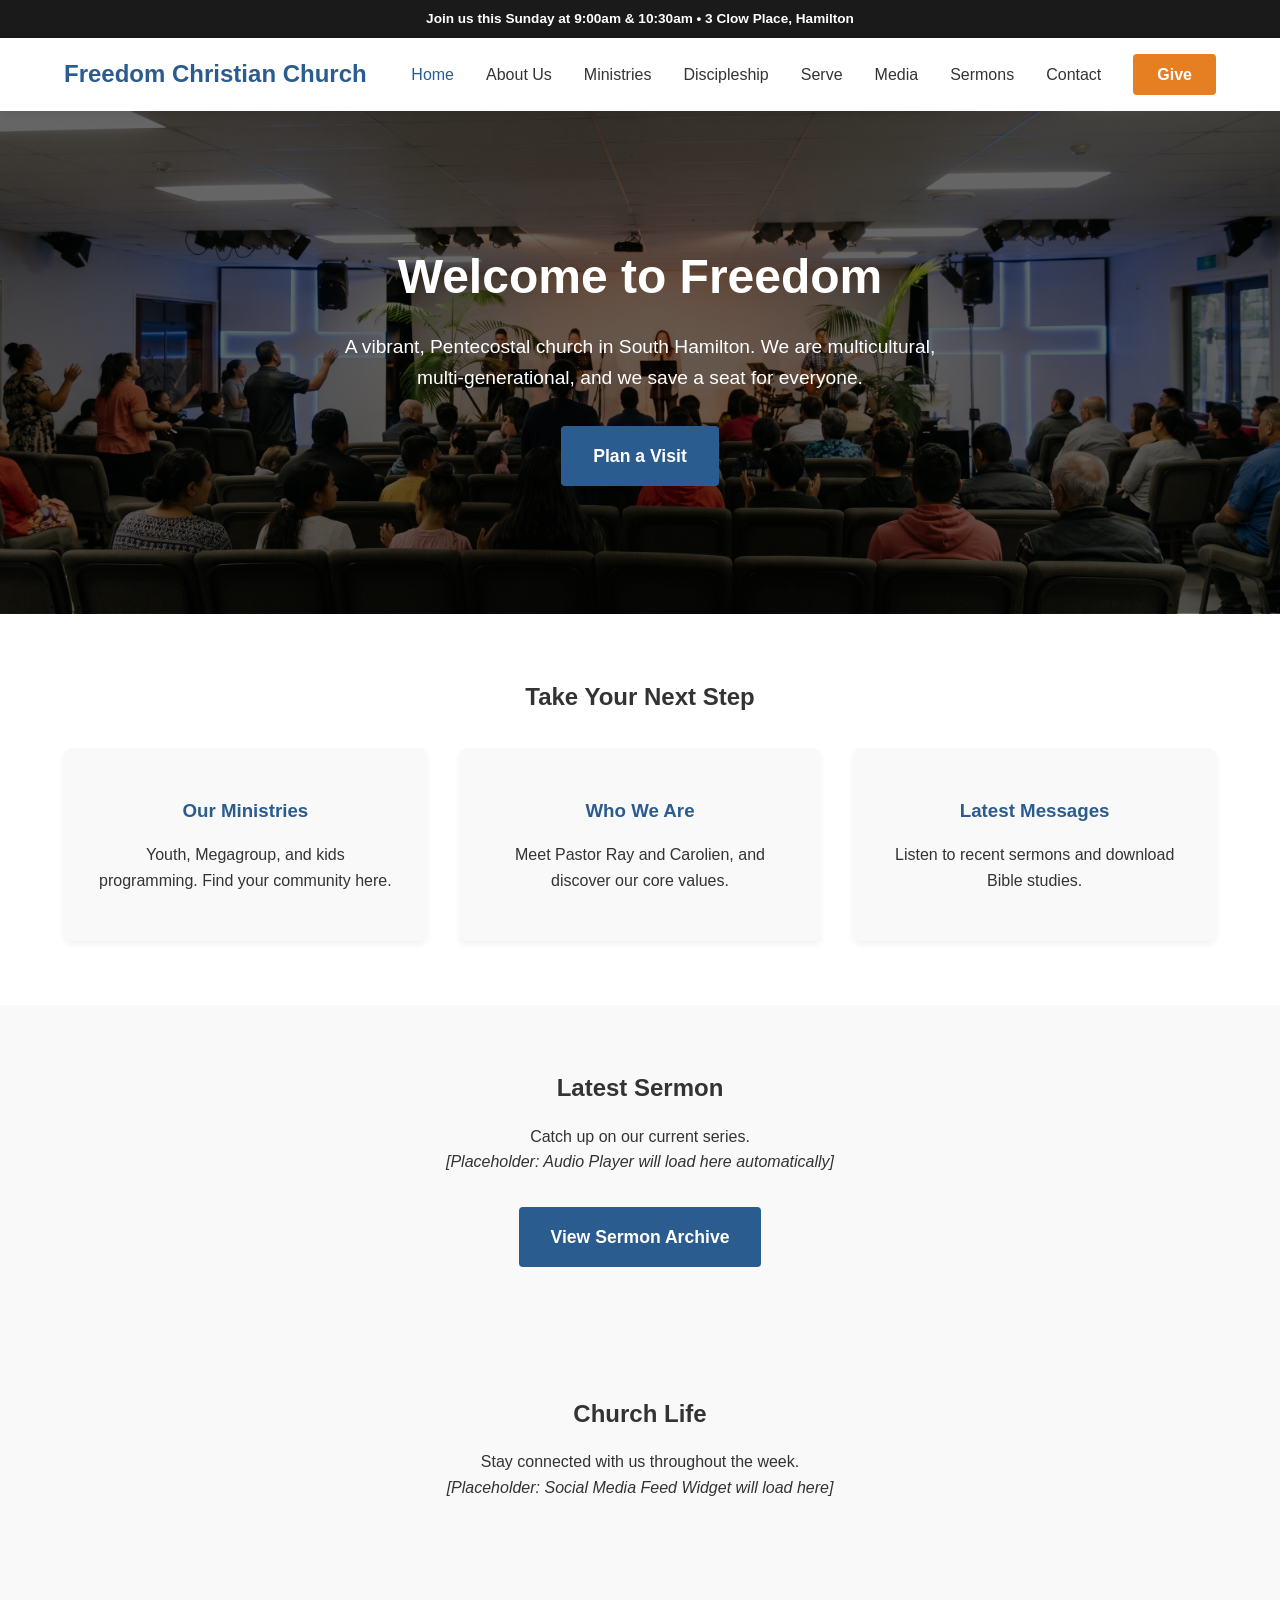
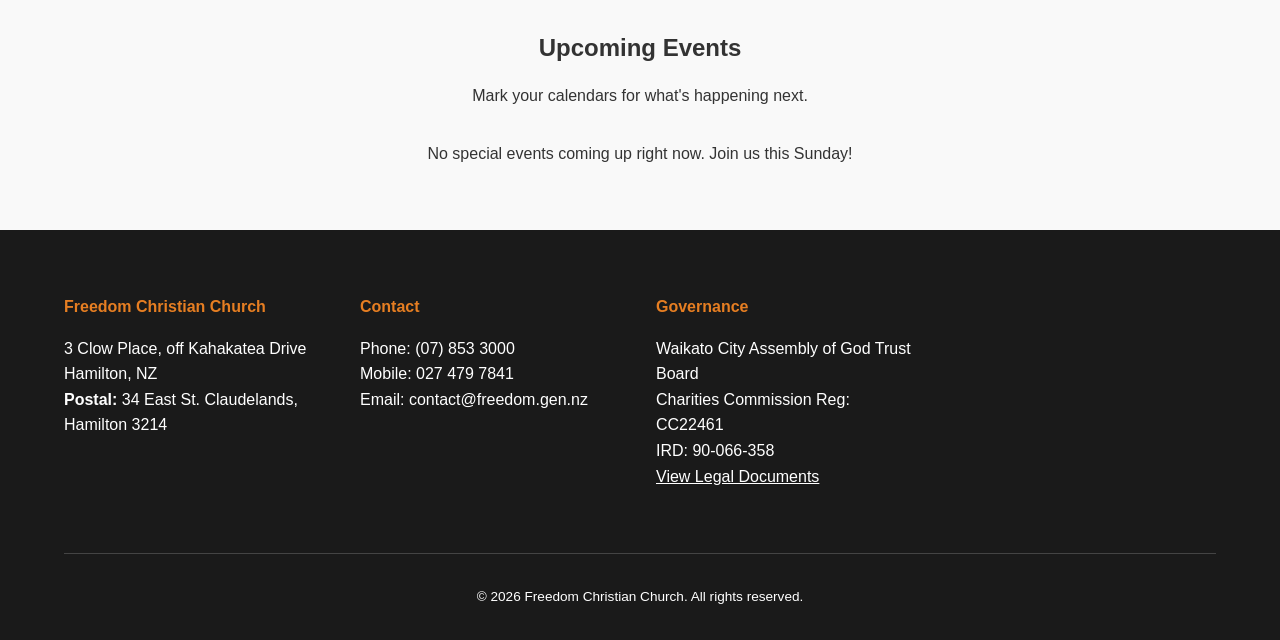
<file: index.html>
<!DOCTYPE html>
<html lang="en">
<head>
    <meta charset="UTF-8">
    <meta name="viewport" content="width=device-width, initial-scale=1.0">
    <title>Freedom Christian Church | Hamilton NZ</title>
    <!-- LINK TO EXTERNAL CSS (NO INLINE STYLES ALLOWED) -->
    <link rel="stylesheet" href="style.css">
</head>
<body>

    <!-- ==========================================
         TOP ALERT BAR
         ========================================== -->
    <div class="alert-bar">
        Join us this Sunday at 9:00am & 10:30am • 3 Clow Place, Hamilton
    </div>

    <!-- ==========================================
         MAIN NAVIGATION HEADER
         ========================================== -->
    <header class="main-header">
        <div class="logo-container">
            <!-- Replace with actual Freedom Logo Image -->
            <h2>Freedom Christian Church</h2>
        </div>

        <!-- Desktop Navigation -->
        <nav class="nav-links">
            <a href="index.html" style="color: var(--primary-color);">Home</a>
            <a href="about.html">About Us</a>
            <a href="ministries.html">Ministries</a>
            <a href="discipleship.html">Discipleship</a>
            <a href="serve.html">Serve</a>
            <a href="media.html">Media</a>
            <a href="sermons.html">Sermons</a>
            <a href="contact.html">Contact</a>
            <!-- Tithe.ly or Pushpay Giving Link goes here -->
            <a href="#give" class="btn-give">Give</a>
        </nav>

        <!-- Mobile Hamburger Menu Icon (JS logic required to toggle nav) -->
        <div class="mobile-menu-toggle">
            ☰
        </div>
    </header>

    <!-- ==========================================
         HERO SECTION
         ========================================== -->
    <section class="hero">
        <h1>Welcome to Freedom</h1>
        <p>A vibrant, Pentecostal church in South Hamilton. We are multicultural, multi-generational, and we save a seat for everyone.</p>
        <a href="plan-a-visit.html" class="btn-primary">Plan a Visit</a>
    </section>

    <!-- ==========================================
         TILE NAVIGATION (LAKEPOINTE STYLE)
         ========================================== -->
    <section class="quick-links">
        <h2 style="text-align: center;">Take Your Next Step</h2>
        <div class="tile-grid">
            
            <!-- Tile 1 -->
            <a href="ministries.html" class="tile">
                <h3>Our Ministries</h3>
                <p>Youth, Megagroup, and kids programming. Find your community here.</p>
            </a>

            <!-- Tile 2 -->
            <a href="about.html" class="tile">
                <h3>Who We Are</h3>
                <p>Meet Pastor Ray and Carolien, and discover our core values.</p>
            </a>

            <!-- Tile 3 -->
            <a href="sermons.html" class="tile">
                <h3>Latest Messages</h3>
                <p>Listen to recent sermons and download Bible studies.</p>
            </a>

        </div>
    </section>

    <!-- ==========================================
         DYNAMIC PLACEHOLDER: LATEST SERMON
         ========================================== -->
    <section class="dynamic-section bg-light">
        <h2>Latest Sermon</h2>
        <p>Catch up on our current series.</p>
        
        <!-- TECH TEAM: The script for reading the Dropbox/GitHub folder will inject the HTML for the audio player inside this div -->
        <div id="latest-sermon-container">
            <p><em>[Placeholder: Audio Player will load here automatically]</em></p>
        </div>
        
        <div style="margin-top: 2rem;">
            <a href="sermons.html" class="btn-primary">View Sermon Archive</a>
        </div>
    </section>

    <!-- ==========================================
         DYNAMIC PLACEHOLDER: SOCIAL FEED
         ========================================== -->
    <section class="dynamic-section">
        <h2>Church Life</h2>
        <p>Stay connected with us throughout the week.</p>

        <!-- TECH TEAM: Paste the Facebook/Instagram embed widget code inside this div -->
        <div id="social-feed-container">
            <p><em>[Placeholder: Social Media Feed Widget will load here]</em></p>
        </div>
    </section>
    <!-- ==========================================
         DYNAMIC UPCOMING EVENTS
         ========================================== -->
    <section class="dynamic-section">
        <h2>Upcoming Events</h2>
        <p style="margin-bottom: 2rem;">Mark your calendars for what's happening next.</p>
        
        <!-- The JS will inject the event tiles inside this grid -->
        <div id="events-container" class="tile-grid-3">
            <p><em>Loading events...</em></p>
        </div>
    </section>

    <!-- ==========================================
         GLOBAL FOOTER
         ========================================== -->
    <footer class="global-footer">
        
        <div class="footer-col">
            <h4>Freedom Christian Church</h4>
            <p>3 Clow Place, off Kahakatea Drive<br>Hamilton, NZ</p>
            <p><strong>Postal:</strong> 34 East St. Claudelands, Hamilton 3214</p>
        </div>

        <div class="footer-col">
            <h4>Contact</h4>
            <p>Phone: (07) 853 3000</p>
            <p>Mobile: 027 479 7841</p>
            <p>Email: <a href="mailto:contact@freedom.gen.nz">contact@freedom.gen.nz</a></p>
        </div>

        <div class="footer-col">
            <h4>Governance</h4>
            <p>Waikato City Assembly of God Trust Board</p>
            <p>Charities Commission Reg: CC22461</p>
            <p>IRD: 90-066-358</p>
            <a href="governance.html" style="text-decoration: underline;">View Legal Documents</a>
        </div>

        <div class="footer-bottom">
            <p>&copy; 2026 Freedom Christian Church. All rights reserved.</p>
        </div>
    </footer>

    <!-- Link to the Javascript file -->
    <script src="events.js"></script>
</body>
</html>
</file>
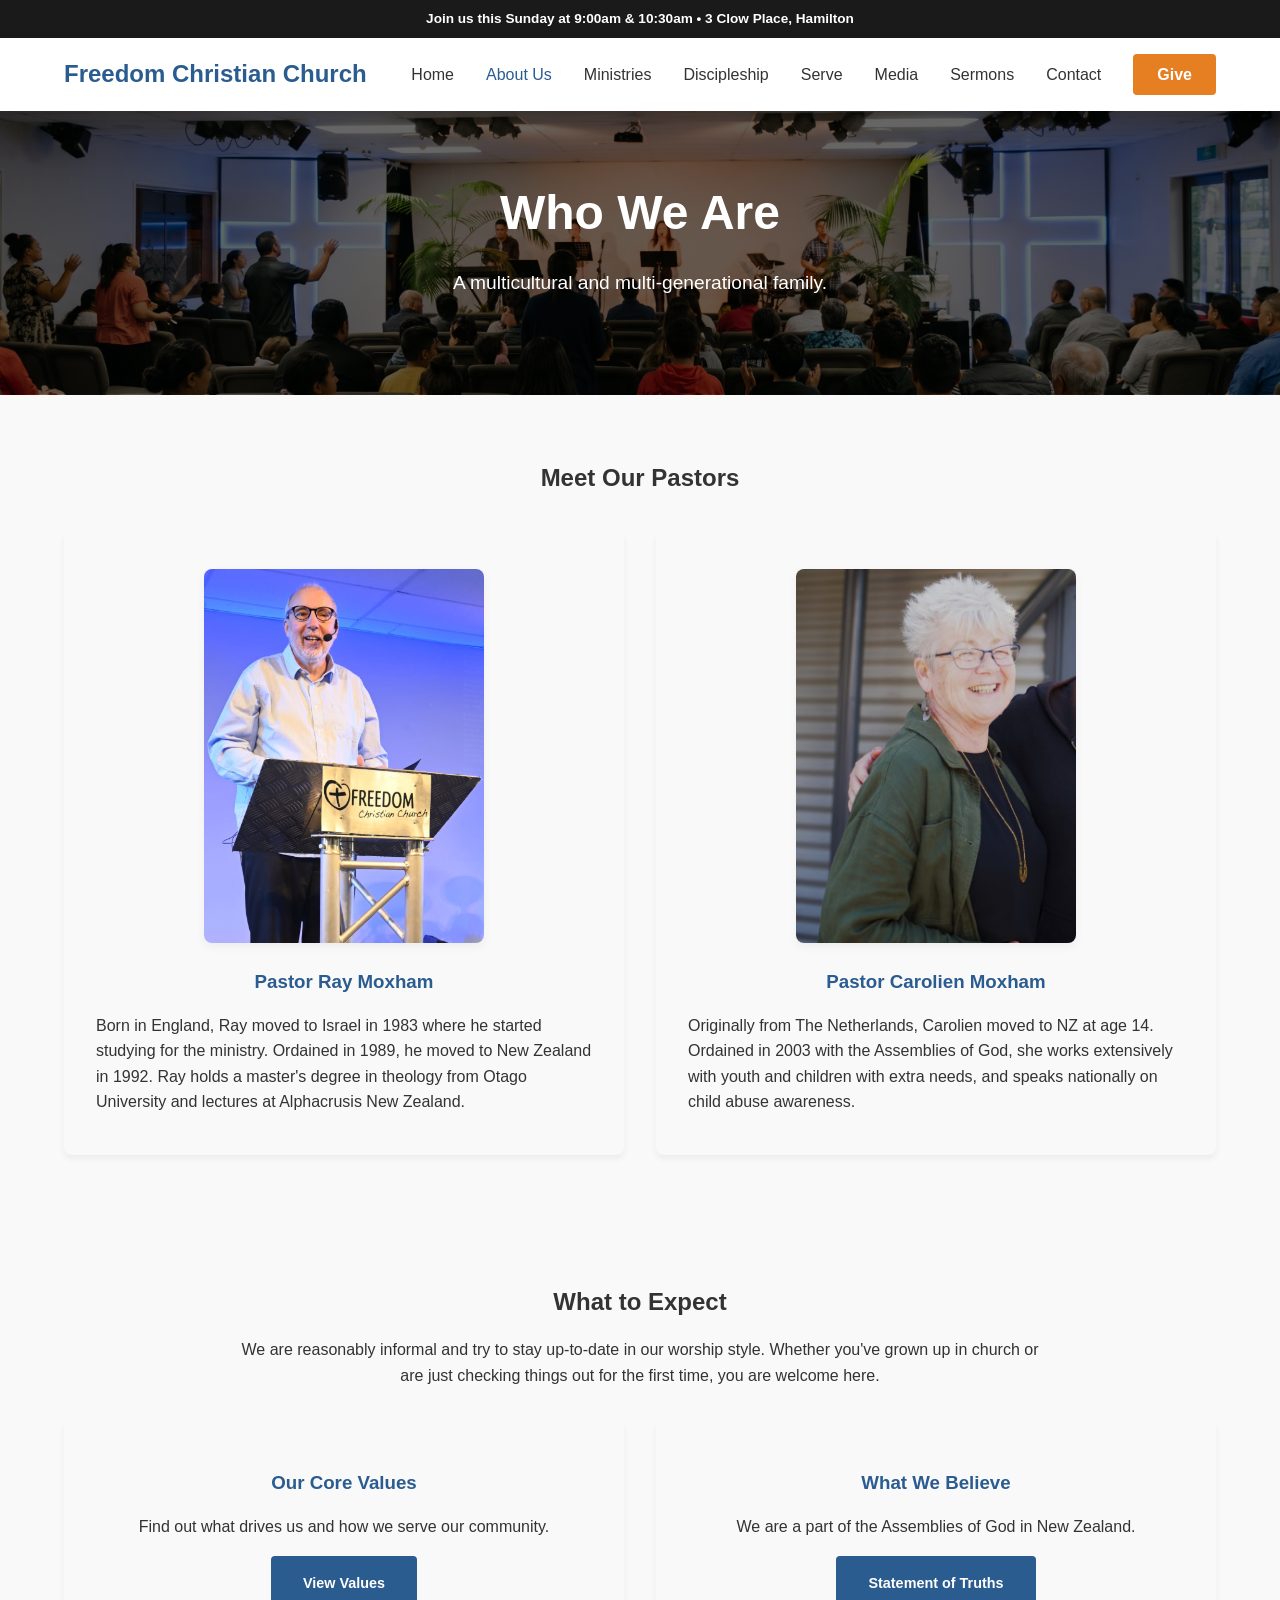
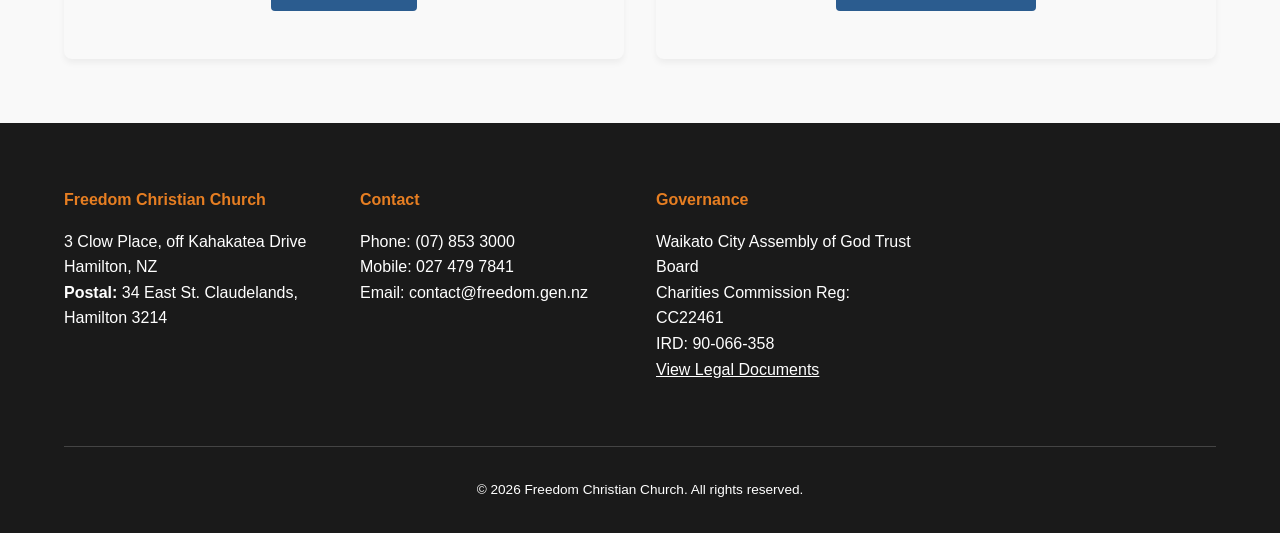
<file: about.html>
<!DOCTYPE html>
<html lang="en">
<head>
    <meta charset="UTF-8">
    <meta name="viewport" content="width=device-width, initial-scale=1.0">
    <title>About Us | Freedom Christian Church</title>
    <link rel="stylesheet" href="style.css">
</head>
<body>

    <!-- TOP ALERT BAR -->
    <div class="alert-bar">
        Join us this Sunday at 9:00am & 10:30am • 3 Clow Place, Hamilton
    </div>

    <!-- HEADER (Identical across pages) -->
    <header class="main-header">
        <div class="logo-container">
            <h2>Freedom Christian Church</h2>
        </div>
        <nav class="nav-links">
            <a href="index.html">Home</a>
            <a href="about.html" style="color: var(--primary-color);">About Us</a>
            <a href="ministries.html">Ministries</a>
            <a href="discipleship.html">Discipleship</a>
            <a href="serve.html">Serve</a>
            <a href="media.html">Media</a>
            <a href="sermons.html">Sermons</a>
            <a href="contact.html">Contact</a>
            <a href="#give" class="btn-give">Give</a>
        </nav>
        <div class="mobile-menu-toggle">☰</div>
    </header>

    <!-- PAGE HERO -->
    <section class="hero" style="padding: 4rem 2rem;">
        <h1>Who We Are</h1>
        <p>A multicultural and multi-generational family.</p>
    </section>

    <!-- OUR PASTORS SECTION -->
    <section class="dynamic-section">
        <h2>Meet Our Pastors</h2>
        <div class="tile-grid">
            
            <!-- Pastor Ray -->
            <div class="tile" style="text-align: center; padding: 2.5rem 2rem;">
                <img src="assets/images/Ray.png" alt="Pastor Ray Moxham" 
                    style="width: 100%; max-width: 280px; aspect-ratio: 3 / 4; object-fit: cover; object-position: center 20%; border-radius: 8px; margin: 0 auto 1.5rem auto; display: block; box-shadow: 0 4px 10px rgba(0,0,0,0.05);">
                <h3 style="color: var(--primary-color);">Pastor Ray Moxham</h3>
                <p style="text-align: left;">Born in England, Ray moved to Israel in 1983 where he started studying for the ministry. Ordained in 1989, he moved to New Zealand in 1992. Ray holds a master's degree in theology from Otago University and lectures at Alphacrusis New Zealand.</p>
            </div>

            <!-- Pastor Carolien -->
            <div class="tile" style="text-align: center; padding: 2.5rem 2rem;">
                <img src="assets/images/carolien.png" alt="Pastor Carolien Moxham" 
                    style="width: 100%; max-width: 280px; aspect-ratio: 3 / 4; object-fit: cover; object-position: center 20%; border-radius: 8px; margin: 0 auto 1.5rem auto; display: block; box-shadow: 0 4px 10px rgba(0,0,0,0.05);">
                <h3 style="color: var(--primary-color);">Pastor Carolien Moxham</h3>
                <p style="text-align: left;">Originally from The Netherlands, Carolien moved to NZ at age 14. Ordained in 2003 with the Assemblies of God, she works extensively with youth and children with extra needs, and speaks nationally on child abuse awareness.</p>
            </div>

        </div>
    </section>

    <!-- WHAT TO EXPECT & BELIEFS -->
    <section class="dynamic-section bg-light">
        <h2>What to Expect</h2>
        <p style="max-width: 800px; margin: 0 auto 2rem auto;">
            We are reasonably informal and try to stay up-to-date in our worship style. Whether you've grown up in church or are just checking things out for the first time, you are welcome here.
        </p>
        
        <div class="tile-grid">
            <div class="tile">
                <h3>Our Core Values</h3>
                <p>Find out what drives us and how we serve our community.</p>
                <!-- Tech Note: Link to a PDF or separate detailed page if required -->
                <a href="values.html" class="btn-primary" style="margin-top: 1rem; font-size: 0.9rem;">View Values</a>
            </div>
            <div class="tile">
                <h3>What We Believe</h3>
                <p>We are a part of the Assemblies of God in New Zealand.</p>
                <a href="beliefs.html" class="btn-primary" style="margin-top: 1rem; font-size: 0.9rem;">Statement of Truths</a>
            </div>
        </div>
    </section>

    <!-- ==========================================
         GLOBAL FOOTER
         ========================================== -->
    <footer class="global-footer">
        
        <div class="footer-col">
            <h4>Freedom Christian Church</h4>
            <p>3 Clow Place, off Kahakatea Drive<br>Hamilton, NZ</p>
            <p><strong>Postal:</strong> 34 East St. Claudelands, Hamilton 3214</p>
        </div>

        <div class="footer-col">
            <h4>Contact</h4>
            <p>Phone: (07) 853 3000</p>
            <p>Mobile: 027 479 7841</p>
            <p>Email: <a href="mailto:contact@freedom.gen.nz">contact@freedom.gen.nz</a></p>
        </div>

        <div class="footer-col">
            <h4>Governance</h4>
            <p>Waikato City Assembly of God Trust Board</p>
            <p>Charities Commission Reg: CC22461</p>
            <p>IRD: 90-066-358</p>
            <a href="governance.html" style="text-decoration: underline;">View Legal Documents</a>
        </div>

        <div class="footer-bottom">
            <p>&copy; 2026 Freedom Christian Church. All rights reserved.</p>
        </div>
    </footer>

</body>
</html>
</file>
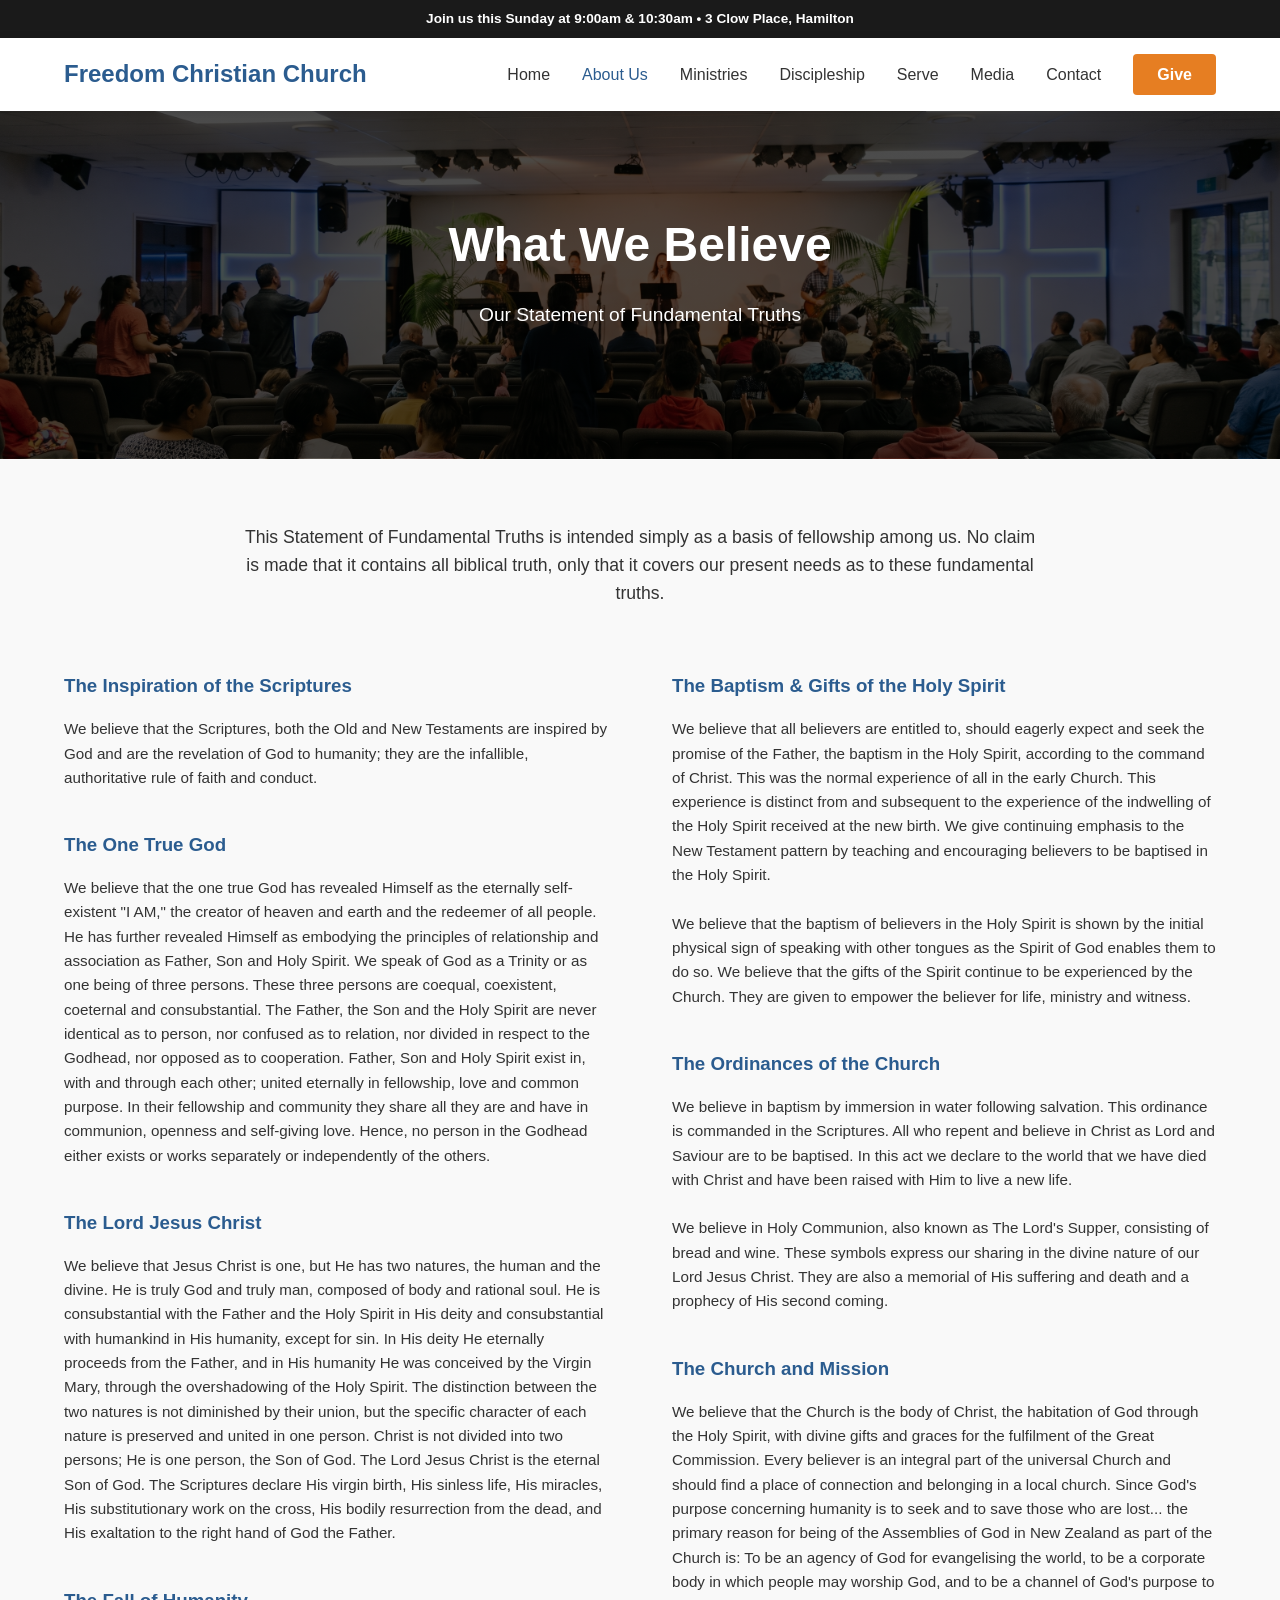
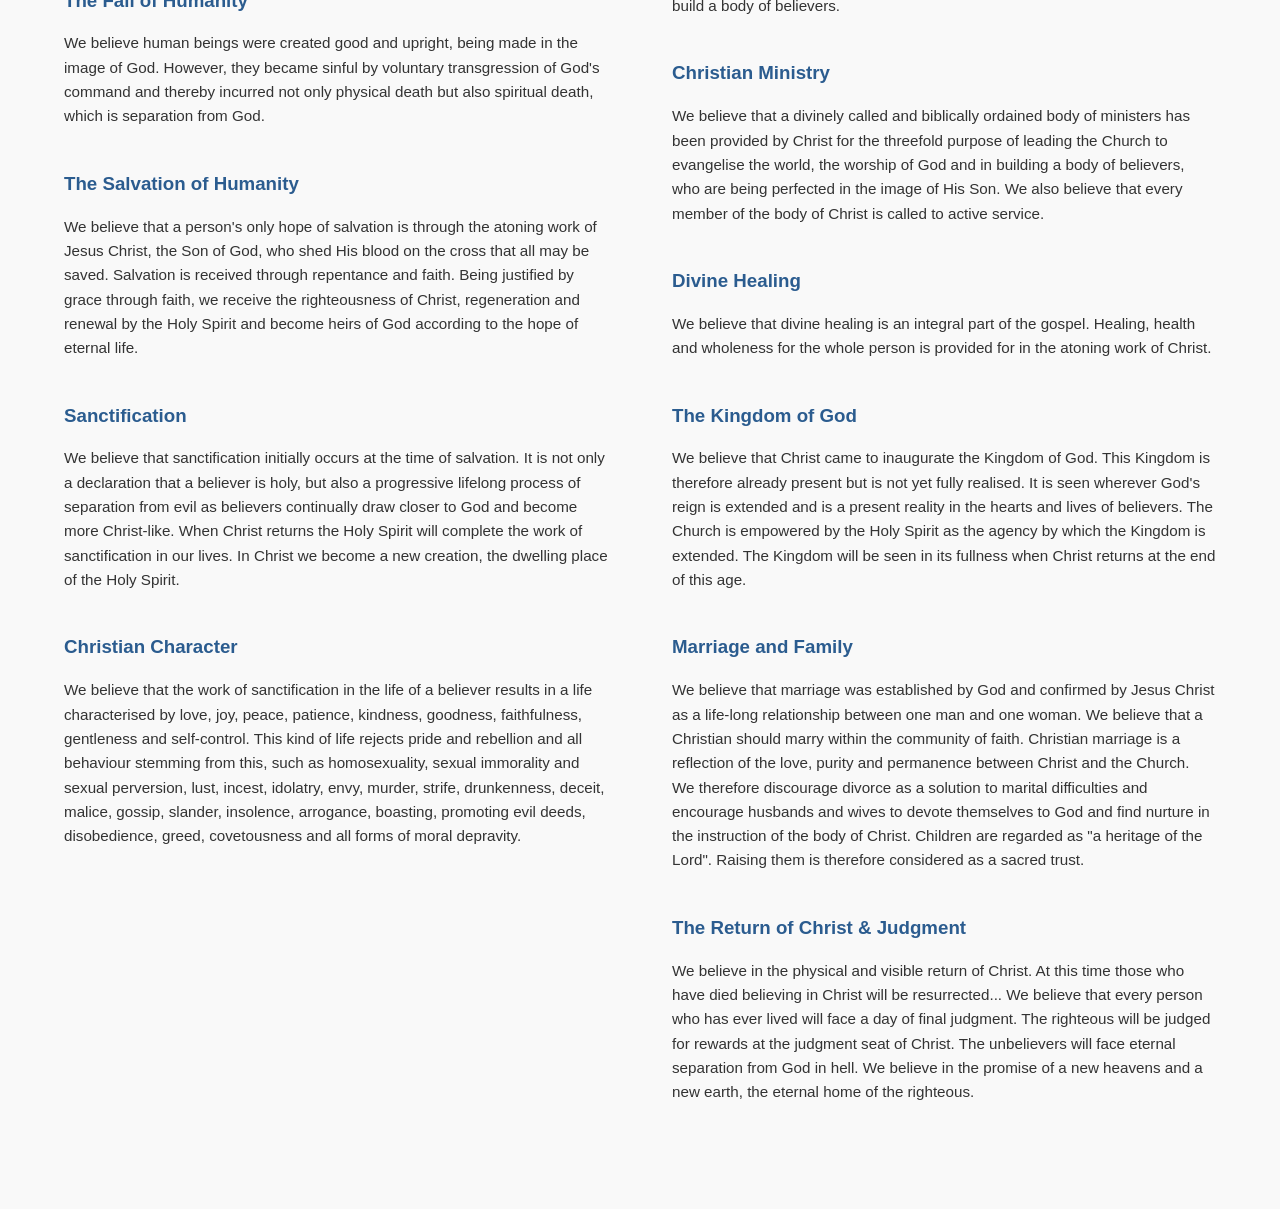
<file: beliefs.html>
<!DOCTYPE html>
<html lang="en">
<head>
    <meta charset="UTF-8">
    <meta name="viewport" content="width=device-width, initial-scale=1.0">
    <title>What We Believe | Freedom Christian Church</title>
    <link rel="stylesheet" href="style.css">
</head>
<body>

    <!-- TOP ALERT BAR -->
    <div class="alert-bar">
        Join us this Sunday at 9:00am & 10:30am • 3 Clow Place, Hamilton
    </div>

    <!-- MAIN NAVIGATION HEADER -->
    <header class="main-header">
        <div class="logo-container">
            <h2>Freedom Christian Church</h2>
        </div>
        <nav class="nav-links">
            <a href="index.html">Home</a>
            <a href="about.html" class="active" style="color: var(--primary-color);">About Us</a>
            <a href="ministries.html">Ministries</a>
            <a href="discipleship.html">Discipleship</a>
            <a href="serve.html">Serve</a>
            <a href="media.html">Media</a>
            <a href="contact.html">Contact</a>
            <a href="#give" class="btn-give">Give</a>
        </nav>
        <div class="mobile-menu-toggle">☰</div>
    </header>

    <!-- PAGE HERO -->
    <section class="hero" style="background-image: linear-gradient(rgba(0,0,0,0.7), rgba(0,0,0,0.7)), url('assets/images/banner-1.jpeg'); padding: 6rem 2rem;">
        <h1>What We Believe</h1>
        <p>Our Statement of Fundamental Truths</p>
    </section>

    <!-- WHAT WE BELIEVE (TWO-COLUMN TEXT LAYOUT) -->
    <section class="dynamic-section bg-light" id="beliefs">
        <p style="max-width: 800px; margin: 0 auto 4rem auto; font-size: 1.1rem;">
            This Statement of Fundamental Truths is intended simply as a basis of fellowship among us. No claim is made that it contains all biblical truth, only that it covers our present needs as to these fundamental truths.
        </p>
        
        <div style="display: grid; grid-template-columns: repeat(auto-fit, minmax(400px, 1fr)); gap: 4rem; text-align: left; max-width: 1200px; margin: 0 auto;">
            
            <!-- Column 1 -->
            <div>
                <div style="margin-bottom: 2.5rem;">
                    <h3 style="color: var(--primary-color);">The Inspiration of the Scriptures</h3>
                    <p style="font-size: 0.95rem;">We believe that the Scriptures, both the Old and New Testaments are inspired by God and are the revelation of God to humanity; they are the infallible, authoritative rule of faith and conduct.</p>
                </div>
                
                <div style="margin-bottom: 2.5rem;">
                    <h3 style="color: var(--primary-color);">The One True God</h3>
                    <p style="font-size: 0.95rem;">We believe that the one true God has revealed Himself as the eternally self-existent "I AM," the creator of heaven and earth and the redeemer of all people. He has further revealed Himself as embodying the principles of relationship and association as Father, Son and Holy Spirit. We speak of God as a Trinity or as one being of three persons. These three persons are coequal, coexistent, coeternal and consubstantial. The Father, the Son and the Holy Spirit are never identical as to person, nor confused as to relation, nor divided in respect to the Godhead, nor opposed as to cooperation. Father, Son and Holy Spirit exist in, with and through each other; united eternally in fellowship, love and common purpose. In their fellowship and community they share all they are and have in communion, openness and self-giving love. Hence, no person in the Godhead either exists or works separately or independently of the others.</p>
                </div>

                <div style="margin-bottom: 2.5rem;">
                    <h3 style="color: var(--primary-color);">The Lord Jesus Christ</h3>
                    <p style="font-size: 0.95rem;">We believe that Jesus Christ is one, but He has two natures, the human and the divine. He is truly God and truly man, composed of body and rational soul. He is consubstantial with the Father and the Holy Spirit in His deity and con­substantial with humankind in His humanity, except for sin. In His deity He eternally proceeds from the Father, and in His humanity He was conceived by the Virgin Mary, through the overshadowing of the Holy Spirit. The distinction between the two natures is not diminished by their union, but the specific character of each nature is preserved and united in one person. Christ is not divided into two persons; He is one person, the Son of God. The Lord Jesus Christ is the eternal Son of God. The Scriptures declare His virgin birth, His sinless life, His miracles, His substitutionary work on the cross, His bodily resurrection from the dead, and His exaltation to the right hand of God the Father.</p>
                </div>

                <div style="margin-bottom: 2.5rem;">
                    <h3 style="color: var(--primary-color);">The Fall of Humanity</h3>
                    <p style="font-size: 0.95rem;">We believe human beings were created good and upright, being made in the image of God. However, they became sinful by voluntary transgression of God's command and thereby incurred not only physical death but also spiritual death, which is separation from God.</p>
                </div>

                <div style="margin-bottom: 2.5rem;">
                    <h3 style="color: var(--primary-color);">The Salvation of Humanity</h3>
                    <p style="font-size: 0.95rem;">We believe that a person's only hope of salvation is through the atoning work of Jesus Christ, the Son of God, who shed His blood on the cross that all may be saved. Salvation is received through repentance and faith. Being justified by grace through faith, we receive the righteousness of Christ, regeneration and renewal by the Holy Spirit and become heirs of God according to the hope of eternal life.</p>
                </div>

                <div style="margin-bottom: 2.5rem;">
                    <h3 style="color: var(--primary-color);">Sanctification</h3>
                    <p style="font-size: 0.95rem;">We believe that sanctification initially occurs at the time of salvation. It is not only a declaration that a believer is holy, but also a progressive lifelong process of separation from evil as believers continually draw closer to God and become more Christ-like. When Christ returns the Holy Spirit will complete the work of sanctification in our lives. In Christ we become a new creation, the dwelling place of the Holy Spirit.</p>
                </div>

                <div style="margin-bottom: 2.5rem;">
                    <h3 style="color: var(--primary-color);">Christian Character</h3>
                    <p style="font-size: 0.95rem;">We believe that the work of sanctification in the life of a believer results in a life characterised by love, joy, peace, patience, kindness, goodness, faithfulness, gentleness and self-control. This kind of life rejects pride and rebellion and all behaviour stemming from this, such as homosexuality, sexual immorality and sexual perversion, lust, incest, idolatry, envy, murder, strife, drunkenness, deceit, malice, gossip, slander, insolence, arrogance, boasting, promoting evil deeds, disobedience, greed, covetousness and all forms of moral depravity.</p>
                </div>
            </div>

            <!-- Column 2 -->
            <div>
                <div style="margin-bottom: 2.5rem;">
                    <h3 style="color: var(--primary-color);">The Baptism & Gifts of the Holy Spirit</h3>
                    <p style="font-size: 0.95rem;">We believe that all believers are entitled to, should eagerly expect and seek the promise of the Father, the baptism in the Holy Spirit, according to the command of Christ. This was the normal experience of all in the early Church. This experience is distinct from and subsequent to the experience of the indwelling of the Holy Spirit received at the new birth. We give continuing emphasis to the New Testament pattern by teaching and encouraging believers to be baptised in the Holy Spirit.<br><br>We believe that the baptism of believers in the Holy Spirit is shown by the initial physical sign of speaking with other tongues as the Spirit of God enables them to do so. We believe that the gifts of the Spirit continue to be experienced by the Church. They are given to empower the believer for life, ministry and witness.</p>
                </div>

                <div style="margin-bottom: 2.5rem;">
                    <h3 style="color: var(--primary-color);">The Ordinances of the Church</h3>
                    <p style="font-size: 0.95rem;">We believe in baptism by immersion in water following salvation. This ordinance is commanded in the Scriptures. All who repent and believe in Christ as Lord and Saviour are to be baptised. In this act we declare to the world that we have died with Christ and have been raised with Him to live a new life.<br><br>We believe in Holy Communion, also known as The Lord's Supper, consisting of bread and wine. These symbols express our sharing in the divine nature of our Lord Jesus Christ. They are also a memorial of His suffering and death and a prophecy of His second coming.</p>
                </div>

                <div style="margin-bottom: 2.5rem;">
                    <h3 style="color: var(--primary-color);">The Church and Mission</h3>
                    <p style="font-size: 0.95rem;">We believe that the Church is the body of Christ, the habitation of God through the Holy Spirit, with divine gifts and graces for the fulfilment of the Great Commission. Every believer is an integral part of the universal Church and should find a place of connection and belonging in a local church. Since God's purpose concerning humanity is to seek and to save those who are lost... the primary reason for being of the Assemblies of God in New Zealand as part of the Church is: To be an agency of God for evangelising the world, to be a corporate body in which people may worship God, and to be a channel of God's purpose to build a body of believers.</p>
                </div>
                
                <div style="margin-bottom: 2.5rem;">
                    <h3 style="color: var(--primary-color);">Christian Ministry</h3>
                    <p style="font-size: 0.95rem;">We believe that a divinely called and biblically ordained body of ministers has been provided by Christ for the threefold purpose of leading the Church to evangelise the world, the worship of God and in building a body of believers, who are being perfected in the image of His Son. We also believe that every member of the body of Christ is called to active service.</p>
                </div>

                <div style="margin-bottom: 2.5rem;">
                    <h3 style="color: var(--primary-color);">Divine Healing</h3>
                    <p style="font-size: 0.95rem;">We believe that divine healing is an integral part of the gospel. Healing, health and wholeness for the whole person is provided for in the atoning work of Christ.</p>
                </div>

                <div style="margin-bottom: 2.5rem;">
                    <h3 style="color: var(--primary-color);">The Kingdom of God</h3>
                    <p style="font-size: 0.95rem;">We believe that Christ came to inaugurate the Kingdom of God. This Kingdom is therefore already present but is not yet fully realised. It is seen wherever God's reign is extended and is a present reality in the hearts and lives of believers. The Church is empowered by the Holy Spirit as the agency by which the Kingdom is extended. The Kingdom will be seen in its fullness when Christ returns at the end of this age.</p>
                </div>

                <div style="margin-bottom: 2.5rem;">
                    <h3 style="color: var(--primary-color);">Marriage and Family</h3>
                    <p style="font-size: 0.95rem;">We believe that marriage was established by God and confirmed by Jesus Christ as a life-long relationship between one man and one woman. We believe that a Christian should marry within the community of faith. Christian marriage is a reflection of the love, purity and permanence between Christ and the Church. We therefore discourage divorce as a solution to marital difficulties and encourage husbands and wives to devote themselves to God and find nurture in the instruction of the body of Christ. Children are regarded as "a heritage of the Lord". Raising them is therefore considered as a sacred trust.</p>
                </div>

                <div style="margin-bottom: 2.5rem;">
                    <h3 style="color: var(--primary-color);">The Return of Christ & Judgment</h3>
                    <p style="font-size: 0.95rem;">We believe in the physical and visible return of Christ. At this time those who have died believing in Christ will be resurrected... We believe that every person who has ever lived will face a day of final judgment. The righteous will be judged for rewards at the judgment seat of Christ. The unbelievers will face eternal separation from God in hell. We believe in the promise of a new heavens and a new earth, the eternal home of the righteous.</p>
                </div>
            </div>

        </div>
    </section>

    <!-- GLOBAL FOOTER HERE -->

</body>
</html>
</file>
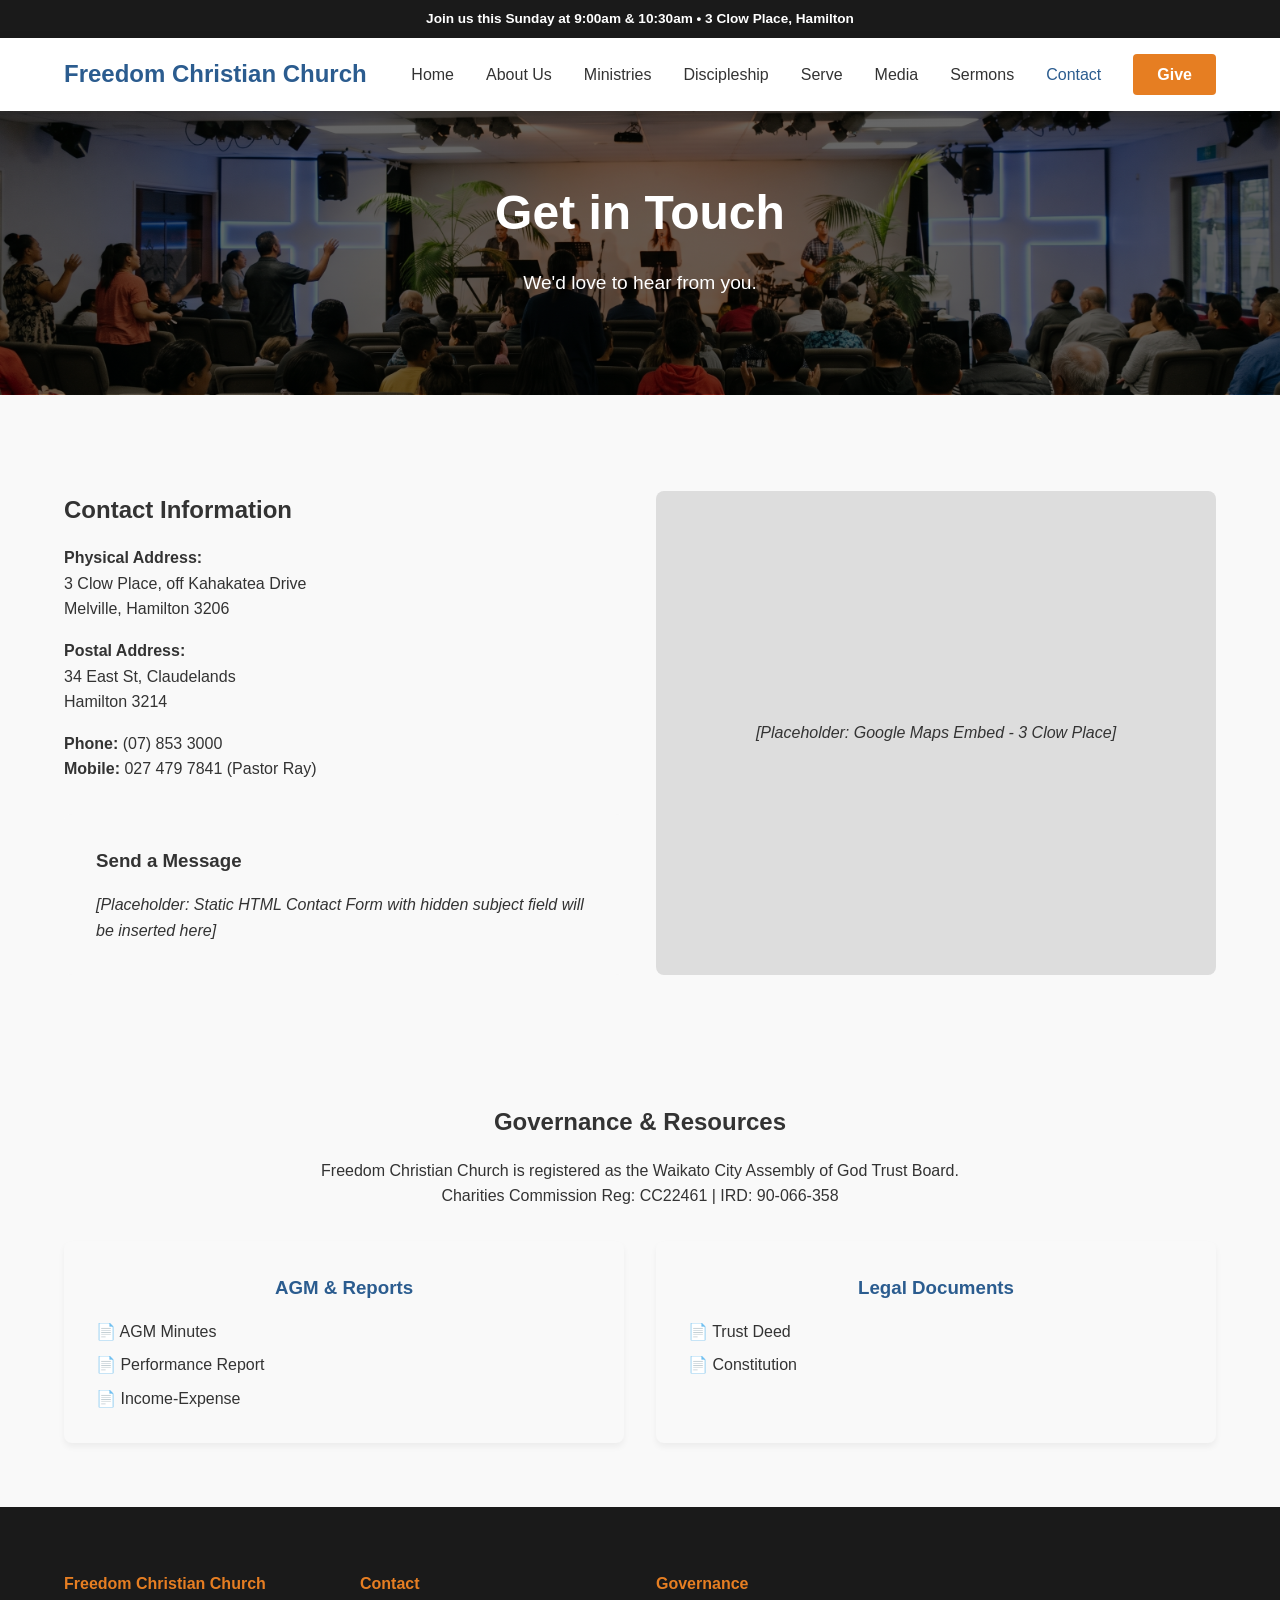
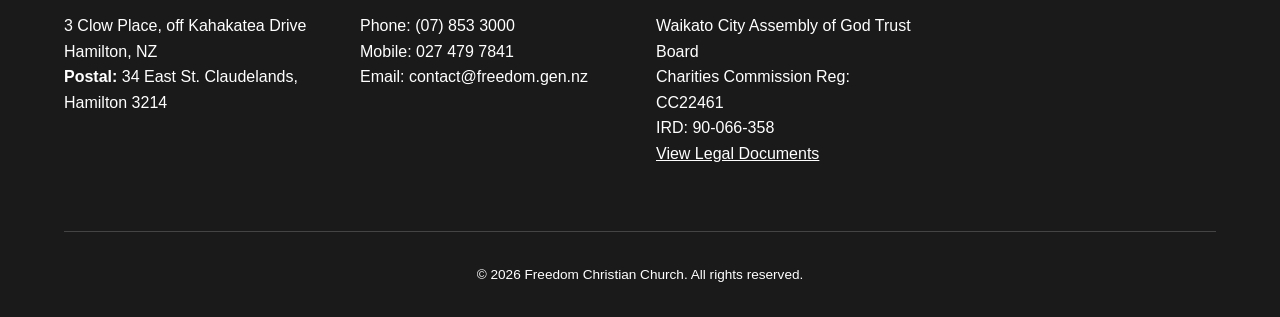
<file: contact.html>
<!DOCTYPE html>
<html lang="en">
<head>
    <meta charset="UTF-8">
    <meta name="viewport" content="width=device-width, initial-scale=1.0">
    <title>Contact & Governance | Freedom Christian Church</title>
    <link rel="stylesheet" href="style.css">
</head>
<body>

    <!-- ==========================================
         TOP ALERT BAR
         ========================================== -->
    <div class="alert-bar">
        Join us this Sunday at 9:00am & 10:30am • 3 Clow Place, Hamilton
    </div>

    <!-- ==========================================
         MAIN NAVIGATION HEADER
         ========================================== -->
    <header class="main-header">
        <div class="logo-container">
            <!-- Replace with actual Freedom Logo Image -->
            <h2>Freedom Christian Church</h2>
        </div>

        <!-- Desktop Navigation -->
        <nav class="nav-links">
            <a href="index.html">Home</a>
            <a href="about.html">About Us</a>
            <a href="ministries.html">Ministries</a>
            <a href="discipleship.html">Discipleship</a>
            <a href="serve.html">Serve</a>
            <a href="media.html">Media</a>
            <a href="sermons.html">Sermons</a>
            <a href="contact.html" style="color: var(--primary-color);">Contact</a>
            <!-- Tithe.ly or Pushpay Giving Link goes here -->
            <a href="#give" class="btn-give">Give</a>
        </nav>

        <!-- Mobile Hamburger Menu Icon (JS logic required to toggle nav) -->
        <div class="mobile-menu-toggle">
            ☰
        </div>
    </header>

    <!-- PAGE HERO -->
    <section class="hero" style="padding: 4rem 2rem;">
        <h1>Get in Touch</h1>
        <p>We'd love to hear from you.</p>
    </section>

    <!-- CONTACT INFO & MAP -->
    <section class="dynamic-section">
        <div class="tile-grid" style="grid-template-columns: 1fr 1fr;">
            
            <div style="text-align: left;">
                <h2>Contact Information</h2>
                <p><strong>Physical Address:</strong><br>3 Clow Place, off Kahakatea Drive<br>Melville, Hamilton 3206</p>
                <p style="margin-top: 1rem;"><strong>Postal Address:</strong><br>34 East St, Claudelands<br>Hamilton 3214</p>
                <p style="margin-top: 1rem;"><strong>Phone:</strong> (07) 853 3000</p>
                <p><strong>Mobile:</strong> 027 479 7841 (Pastor Ray)</p>
                
                <!-- TECH TEAM: Formspree/Netlify form goes here -->
                <div style="margin-top: 2rem; background: var(--light-bg); padding: 2rem; border-radius: 8px;">
                    <h3>Send a Message</h3>
                    <p><em>[Placeholder: Static HTML Contact Form with hidden subject field will be inserted here]</em></p>
                </div>
            </div>

            <!-- TECH TEAM: Google Maps Embed Iframe goes here -->
            <div style="background: #ddd; border-radius: 8px; min-height: 400px; display: flex; align-items: center; justify-content: center;">
                <p><em>[Placeholder: Google Maps Embed - 3 Clow Place]</em></p>
            </div>

        </div>
    </section>

    <!-- GOVERNANCE & DOCUMENTS -->
    <section class="dynamic-section bg-light">
        <h2>Governance & Resources</h2>
        <p>Freedom Christian Church is registered as the Waikato City Assembly of God Trust Board.</p>
        <p style="margin-bottom: 2rem;">Charities Commission Reg: CC22461 | IRD: 90-066-358</p>

        <div class="tile-grid">
            <div class="tile" style="padding: 2rem;">
                <h3>AGM & Reports</h3>
                <!-- TECH TEAM: Document links will be injected or statically updated here -->
                <ul style="list-style: none; text-align: left; margin-top: 1rem; display: flex; flex-direction: column; gap: 0.5rem;">
                    <li><a href="assets\pdfs\2025-minutes.pdf">📄 AGM Minutes</a></li>
                    <li><a href="assets\pdfs\2026_review.pdf">📄 Performance Report</a></li>
                    <li><a href="assets\pdfs\2025-26_expense.pdf">📄 Income-Expense</a></li>
                </ul>
            </div>
            
            <div class="tile" style="padding: 2rem;">
                <h3>Legal Documents</h3>
                <ul style="list-style: none; text-align: left; margin-top: 1rem; display: flex; flex-direction: column; gap: 0.5rem;">
                    <li><a href="assets\pdfs\Trust_Deed.pdf">📄 Trust Deed</a></li>
                    <li><a href="assets\pdfs\Constitution.pdf">📄 Constitution</a></li>
                </ul>
            </div>
        </div>
    </section>

    <!-- ==========================================
         GLOBAL FOOTER
         ========================================== -->
    <footer class="global-footer">
        
        <div class="footer-col">
            <h4>Freedom Christian Church</h4>
            <p>3 Clow Place, off Kahakatea Drive<br>Hamilton, NZ</p>
            <p><strong>Postal:</strong> 34 East St. Claudelands, Hamilton 3214</p>
        </div>

        <div class="footer-col">
            <h4>Contact</h4>
            <p>Phone: (07) 853 3000</p>
            <p>Mobile: 027 479 7841</p>
            <p>Email: <a href="mailto:contact@freedom.gen.nz">contact@freedom.gen.nz</a></p>
        </div>

        <div class="footer-col">
            <h4>Governance</h4>
            <p>Waikato City Assembly of God Trust Board</p>
            <p>Charities Commission Reg: CC22461</p>
            <p>IRD: 90-066-358</p>
            <a href="governance.html" style="text-decoration: underline;">View Legal Documents</a>
        </div>

        <div class="footer-bottom">
            <p>&copy; 2026 Freedom Christian Church. All rights reserved.</p>
        </div>
    </footer>

</body>
</html>
</file>
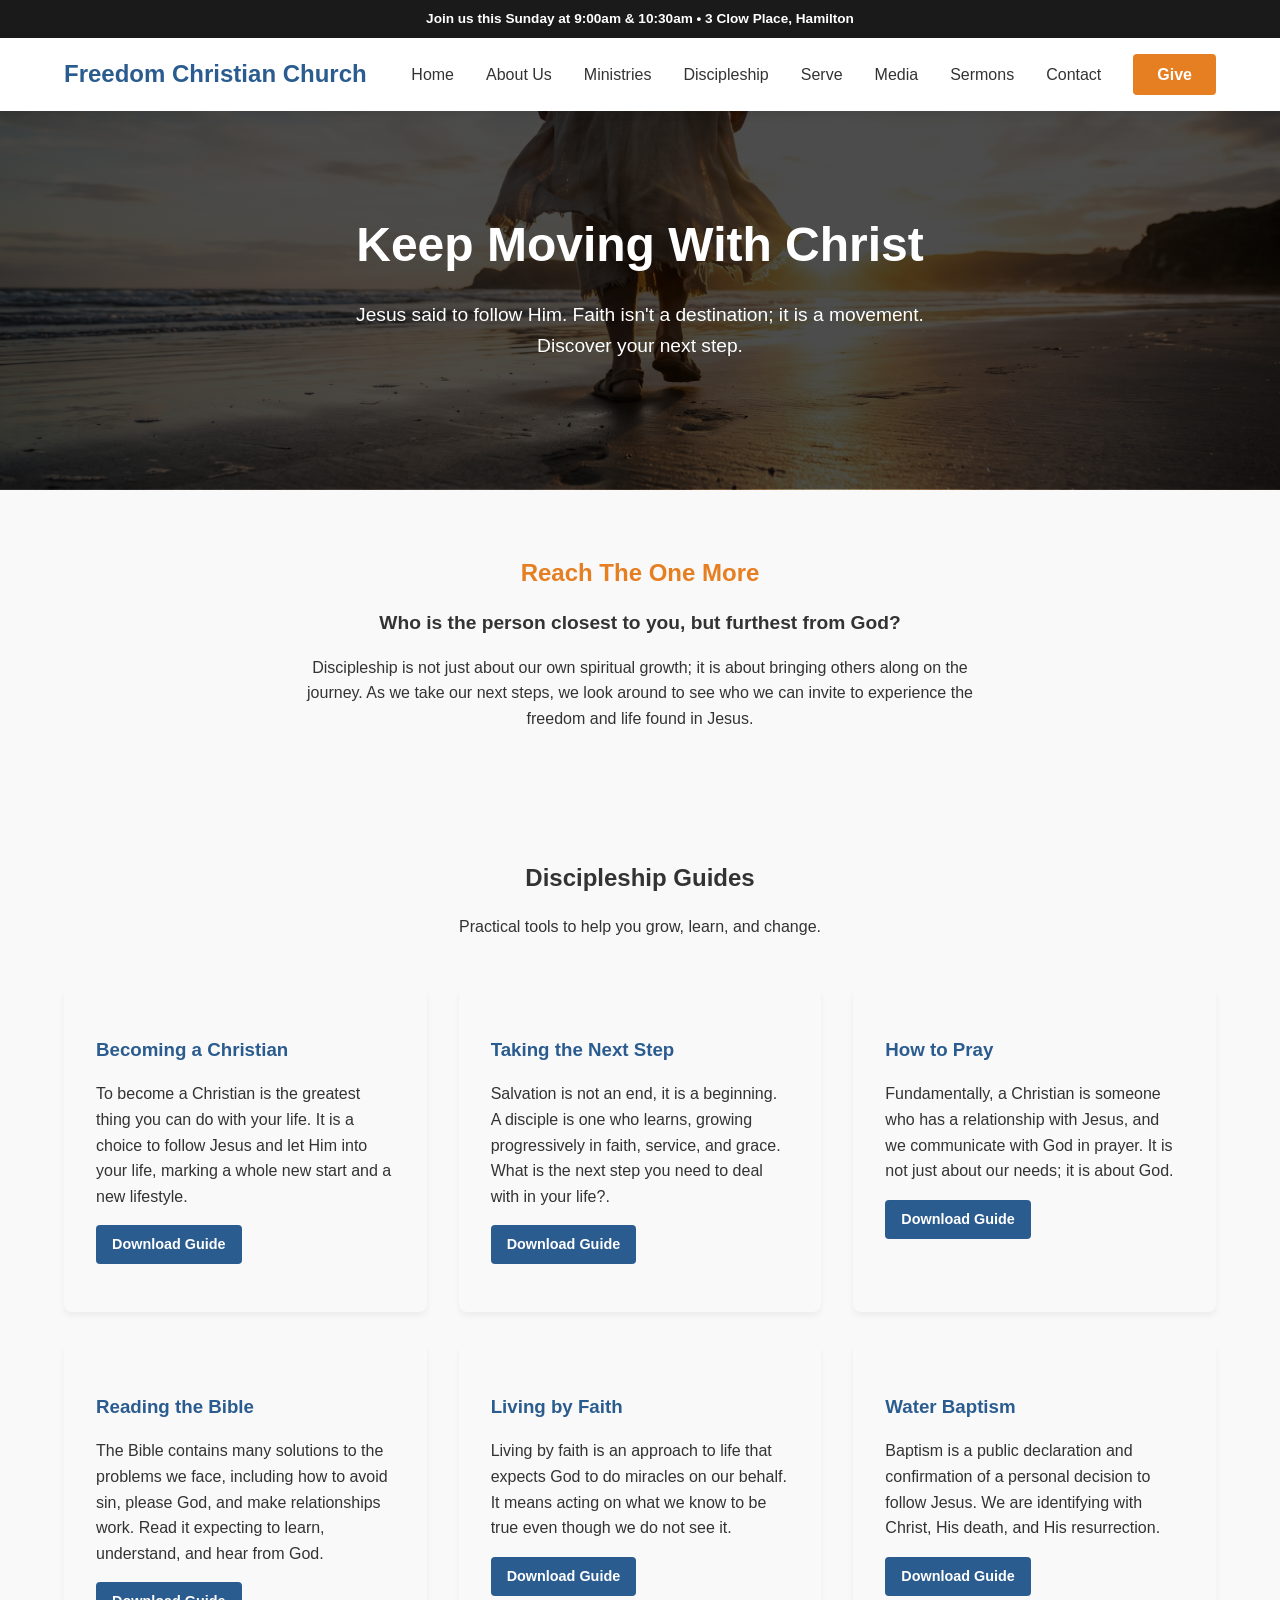
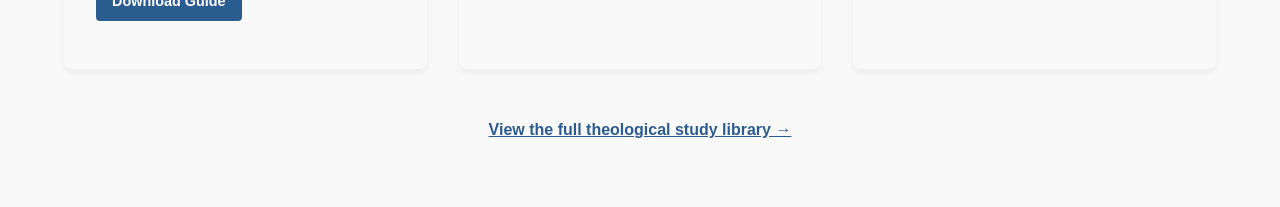
<file: discipleship.html>
<!DOCTYPE html>
<html lang="en">
<head>
    <meta charset="UTF-8">
    <meta name="viewport" content="width=device-width, initial-scale=1.0">
    <title>Discipleship | Freedom Christian Church</title>
    <link rel="stylesheet" href="style.css">
</head>
<body>

    <!-- TOP ALERT BAR -->
    <div class="alert-bar">
        Join us this Sunday at 9:00am & 10:30am • 3 Clow Place, Hamilton
    </div>

    <!-- MAIN NAVIGATION HEADER -->
    <header class="main-header">
        <div class="logo-container">
            <h2>Freedom Christian Church</h2>
        </div>
        <nav class="nav-links">
            <a href="index.html">Home</a>
            <a href="about.html">About Us</a>
            <a href="ministries.html">Ministries</a>
            <a href="discipleship.html" class="active">Discipleship</a>
            <a href="serve.html">Serve</a>
            <a href="media.html">Media</a>
            <a href="sermons.html">Sermons</a>
            <a href="contact.html">Contact</a>
            <a href="#give" class="btn-give">Give</a>
        </nav>
        <div class="mobile-menu-toggle">☰</div>
    </header>

    <!-- PAGE HERO: THE MOVEMENT -->
    <section class="hero" style="background-image: linear-gradient(rgba(0,0,0,0.7), rgba(0,0,0,0.7)), url('assets/images/banner-2.jpeg'); padding: 6rem 2rem;">
        <h1>Keep Moving With Christ</h1>
        <p>Jesus said to follow Him. Faith isn't a destination; it is a movement. Discover your next step.</p>
    </section>

    <!-- VISION: THE ONE MORE -->
    <section class="dynamic-section bg-light">
        <h2 style="color: var(--accent-color);">Reach The One More</h2>
        <p style="max-width: 700px; margin: 0 auto; font-size: 1.2rem; font-weight: bold;">
            Who is the person closest to you, but furthest from God?
        </p>
        <p style="max-width: 700px; margin: 1rem auto 0 auto;">
            Discipleship is not just about our own spiritual growth; it is about bringing others along on the journey. As we take our next steps, we look around to see who we can invite to experience the freedom and life found in Jesus.
        </p>
    </section>

    <!-- DISCIPLESHIP RESOURCES (PUNCHY CONTAINERS) -->
    <section class="dynamic-section">
        <h2>Discipleship Guides</h2>
        <p style="margin-bottom: 3rem;">Practical tools to help you grow, learn, and change.</p>
        
        <div class="tile-grid-3">
            
            <!-- Guide 1: Becoming a Christian -->
            <div class="tile" style="text-align: left;">
                <h3>Becoming a Christian</h3>
                <p>To become a Christian is the greatest thing you can do with your life. It is a choice to follow Jesus and let Him into your life, marking a whole new start and a new lifestyle.</p>
                <a href="assets/pdfs/fcc_becoming_a_christian.pdf" class="btn-primary" style="margin-top: 1rem; padding: 0.5rem 1rem; font-size: 0.9rem;" target="_blank">Download Guide</a>
            </div>

            <!-- Guide 2: Taking the Next Step -->
            <div class="tile" style="text-align: left;">
                <h3>Taking the Next Step</h3>
                <p>Salvation is not an end, it is a beginning. A disciple is one who learns, growing progressively in faith, service, and grace. What is the next step you need to deal with in your life?.</p>
                <a href="assets/pdfs/fcc_taking_the_next_step.pdf" class="btn-primary" style="margin-top: 1rem; padding: 0.5rem 1rem; font-size: 0.9rem;" target="_blank">Download Guide</a>
            </div>

            <!-- Guide 3: How to Pray -->
            <div class="tile" style="text-align: left;">
                <h3>How to Pray</h3>
                <p>Fundamentally, a Christian is someone who has a relationship with Jesus, and we communicate with God in prayer. It is not just about our needs; it is about God.</p>
                <a href="assets/pdfs/fcc_how_to_pray.pdf" class="btn-primary" style="margin-top: 1rem; padding: 0.5rem 1rem; font-size: 0.9rem;" target="_blank">Download Guide</a>
            </div>

            <!-- Guide 4: How to Read the Bible -->
            <div class="tile" style="text-align: left;">
                <h3>Reading the Bible</h3>
                <p>The Bible contains many solutions to the problems we face, including how to avoid sin, please God, and make relationships work. Read it expecting to learn, understand, and hear from God.</p>
                <a href="assets/pdfs/fcc_how_to_read_the_bible.pdf" class="btn-primary" style="margin-top: 1rem; padding: 0.5rem 1rem; font-size: 0.9rem;" target="_blank">Download Guide</a>
            </div>

            <!-- Guide 5: Living by Faith -->
            <div class="tile" style="text-align: left;">
                <h3>Living by Faith</h3>
                <p>Living by faith is an approach to life that expects God to do miracles on our behalf. It means acting on what we know to be true even though we do not see it.</p>
                <a href="assets/pdfs/fcc_living_by_faith.pdf" class="btn-primary" style="margin-top: 1rem; padding: 0.5rem 1rem; font-size: 0.9rem;" target="_blank">Download Guide</a>
            </div>

            <!-- Guide 6: Water Baptism -->
            <div class="tile" style="text-align: left;">
                <h3>Water Baptism</h3>
                <p>Baptism is a public declaration and confirmation of a personal decision to follow Jesus. We are identifying with Christ, His death, and His resurrection.</p>
                <a href="assets/pdfs/fcc_water_baptism.pdf" class="btn-primary" style="margin-top: 1rem; padding: 0.5rem 1rem; font-size: 0.9rem;" target="_blank">Download Guide</a>
            </div>

        </div>
        
        <!-- Link to view the rest of the deeper theological studies (Sin, Why Church, Condemnation, etc.) -->
        <div style="margin-top: 3rem;">
            <a href="all-resources.html" style="text-decoration: underline; color: var(--primary-color); font-weight: bold;">View the full theological study library &rarr;</a>
        </div>
    </section>

    <!-- GLOBAL FOOTER HERE -->

</body>
</html>
</file>
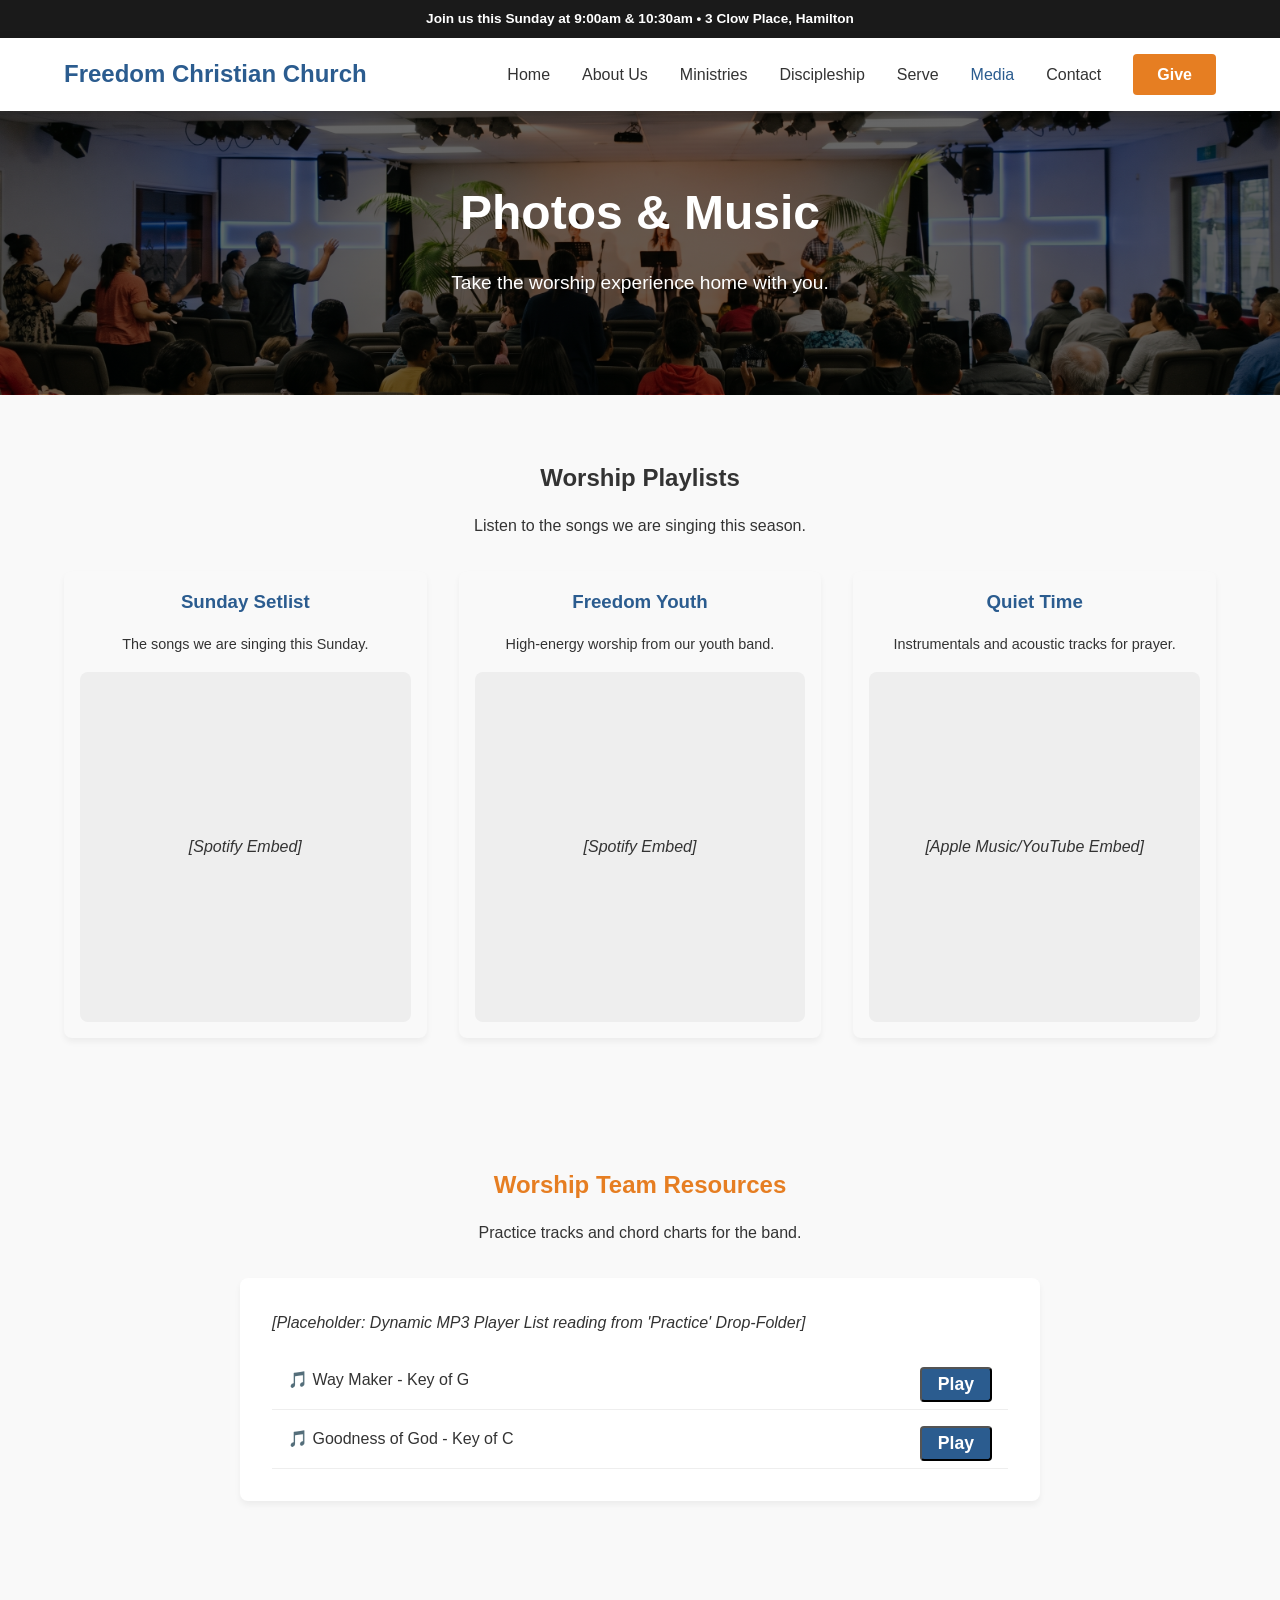
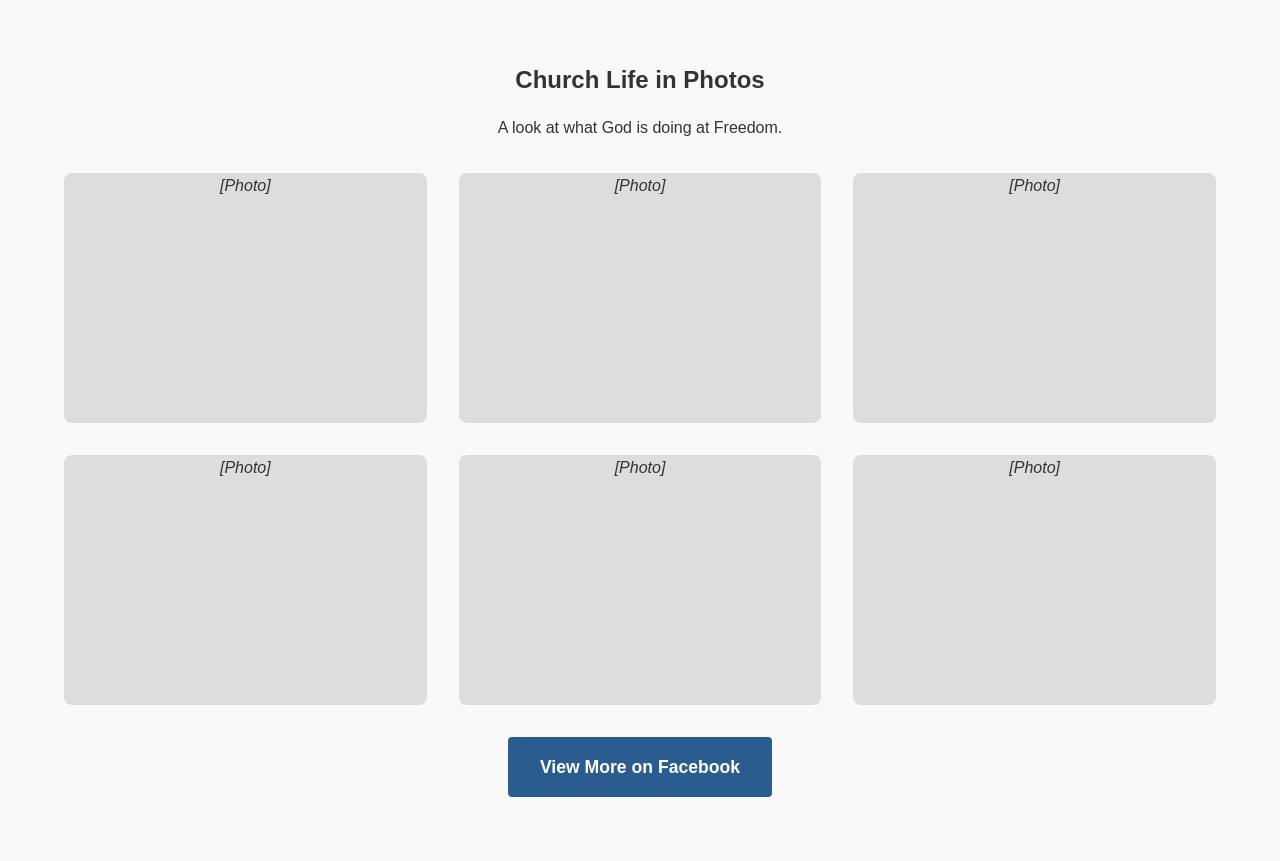
<file: media.html>
<!DOCTYPE html>
<html lang="en">
<head>
    <meta charset="UTF-8">
    <meta name="viewport" content="width=device-width, initial-scale=1.0">
    <title>Photos & Music | Freedom Christian Church</title>
    <link rel="stylesheet" href="style.css">
</head>
<body>

    <!-- TOP ALERT BAR -->
    <div class="alert-bar">
        Join us this Sunday at 9:00am & 10:30am • 3 Clow Place, Hamilton
    </div>

    <!-- MAIN NAVIGATION HEADER -->
    <header class="main-header">
        <div class="logo-container">
            <h2>Freedom Christian Church</h2>
        </div>
        <nav class="nav-links">
            <a href="index.html">Home</a>
            <a href="about.html">About Us</a>
            <a href="ministries.html">Ministries</a>
            <a href="discipleship.html">Discipleship</a>
            <a href="serve.html">Serve</a>
            <a href="media.html" style="color: var(--primary-color);">Media</a>
            <a href="contact.html">Contact</a>
            <a href="#give" class="btn-give">Give</a>
        </nav>
        <div class="mobile-menu-toggle">☰</div>
    </header>

    <!-- PAGE HERO -->
    <section class="hero" style="padding: 4rem 2rem;">
        <h1>Photos & Music</h1>
        <p>Take the worship experience home with you.</p>
    </section>

    <!-- WORSHIP PLAYLISTS (SPOTIFY/YOUTUBE EMBEDS) -->
    <section class="dynamic-section">
        <h2>Worship Playlists</h2>
        <p style="margin-bottom: 2rem;">Listen to the songs we are singing this season.</p>
        
        <div class="tile-grid-3">
            <!-- Playlist 1 -->
            <div class="tile" style="padding: 1rem;">
                <h3>Sunday Setlist</h3>
                <p style="font-size: 0.9rem; margin-bottom: 1rem;">The songs we are singing this Sunday.</p>
                <!-- TECH TEAM: Paste Spotify/YouTube Iframe embed code here -->
                <div style="background: #eee; height: 350px; display: flex; align-items: center; justify-content: center; border-radius: 8px;">
                    <em>[Spotify Embed]</em>
                </div>
            </div>

            <!-- Playlist 2 -->
            <div class="tile" style="padding: 1rem;">
                <h3>Freedom Youth</h3>
                <p style="font-size: 0.9rem; margin-bottom: 1rem;">High-energy worship from our youth band.</p>
                <!-- TECH TEAM: Paste Spotify/YouTube Iframe embed code here -->
                <div style="background: #eee; height: 350px; display: flex; align-items: center; justify-content: center; border-radius: 8px;">
                    <em>[Spotify Embed]</em>
                </div>
            </div>

            <!-- Playlist 3 -->
            <div class="tile" style="padding: 1rem;">
                <h3>Quiet Time</h3>
                <p style="font-size: 0.9rem; margin-bottom: 1rem;">Instrumentals and acoustic tracks for prayer.</p>
                <!-- TECH TEAM: Paste Spotify/YouTube Iframe embed code here -->
                <div style="background: #eee; height: 350px; display: flex; align-items: center; justify-content: center; border-radius: 8px;">
                    <em>[Apple Music/YouTube Embed]</em>
                </div>
            </div>
        </div>
    </section>

    <!-- PRACTICE TRACKS (DYNAMIC FOLDER) -->
    <section class="dynamic-section bg-light">
        <h2 style="color: var(--accent-color);">Worship Team Resources</h2>
        <p>Practice tracks and chord charts for the band.</p>
        
        <!-- TECH TEAM: The same script used for Sermons will inject the MP3 list here -->
        <div id="practice-tracks-container" style="max-width: 800px; margin: 2rem auto; text-align: left; background: white; padding: 2rem; border-radius: 8px; box-shadow: 0 4px 6px rgba(0,0,0,0.05);">
            <p><em>[Placeholder: Dynamic MP3 Player List reading from 'Practice' Drop-Folder]</em></p>
            <ul style="list-style: none; margin-top: 1rem;">
                <li style="padding: 1rem; border-bottom: 1px solid #eee;">🎵 Way Maker - Key of G <button class="btn-primary" style="float: right; padding: 0.3rem 1rem;">Play</button></li>
                <li style="padding: 1rem; border-bottom: 1px solid #eee;">🎵 Goodness of God - Key of C <button class="btn-primary" style="float: right; padding: 0.3rem 1rem;">Play</button></li>
            </ul>
        </div>
    </section>

    <!-- PHOTO GALLERY -->
    <section class="dynamic-section">
        <h2>Church Life in Photos</h2>
        <p style="margin-bottom: 2rem;">A look at what God is doing at Freedom.</p>
        
        <!-- TECH TEAM: Either a lightweight CSS grid of 6-8 photos, or an Elfsight Instagram/Facebook Photo Embed widget to auto-update -->
        <div class="tile-grid-3">
            <div style="background: #ddd; height: 250px; border-radius: 8px;"><em>[Photo]</em></div>
            <div style="background: #ddd; height: 250px; border-radius: 8px;"><em>[Photo]</em></div>
            <div style="background: #ddd; height: 250px; border-radius: 8px;"><em>[Photo]</em></div>
            <div style="background: #ddd; height: 250px; border-radius: 8px;"><em>[Photo]</em></div>
            <div style="background: #ddd; height: 250px; border-radius: 8px;"><em>[Photo]</em></div>
            <div style="background: #ddd; height: 250px; border-radius: 8px;"><em>[Photo]</em></div>
        </div>
        
        <a href="https://facebook.com/freedomchristianchurchaog" target="_blank" class="btn-primary" style="margin-top: 2rem;">View More on Facebook</a>
    </section>

    <!-- GLOBAL FOOTER HERE -->

</body>
</html>
</file>
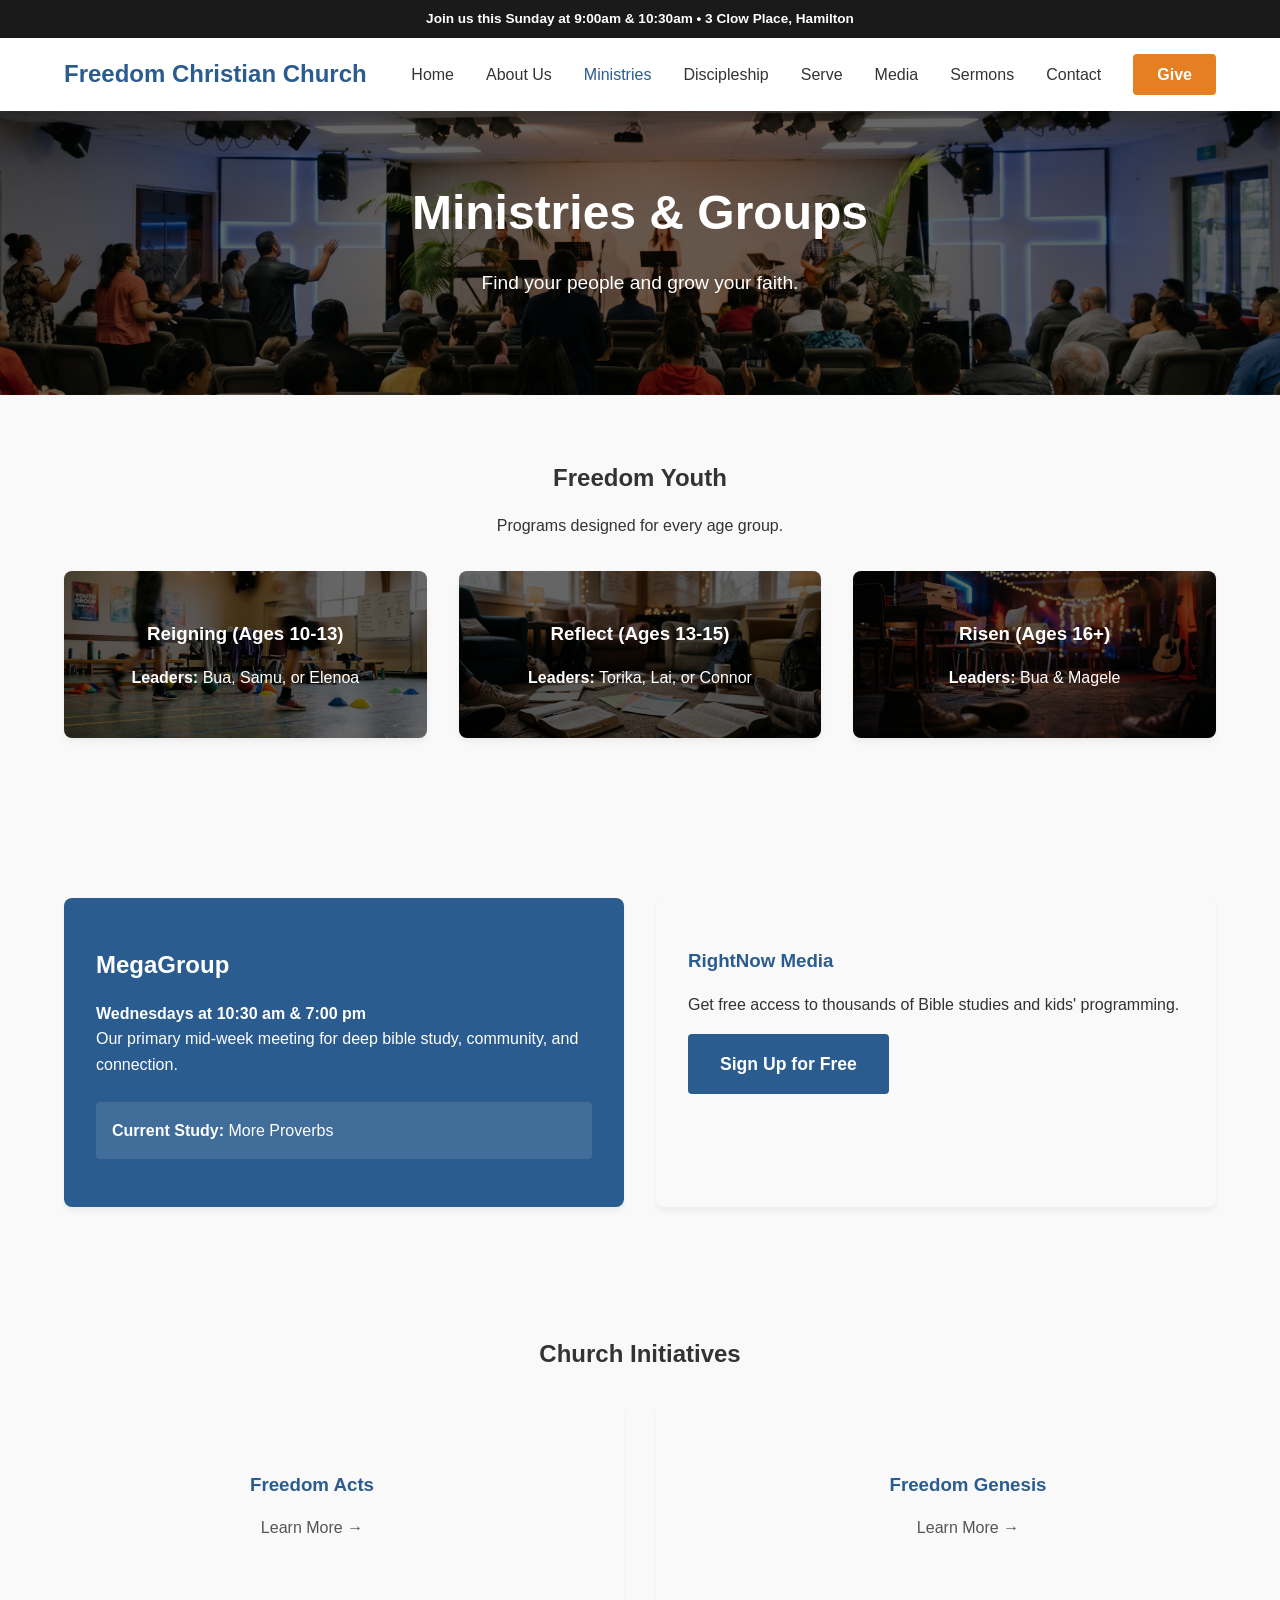
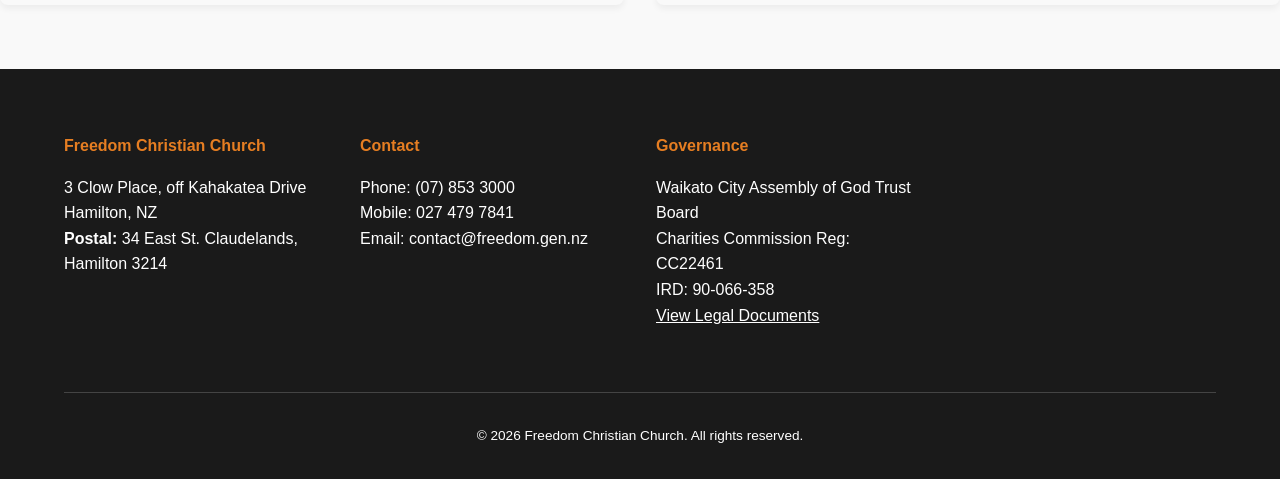
<file: ministries.html>
<!DOCTYPE html>
<html lang="en">
<head>
    <meta charset="UTF-8">
    <meta name="viewport" content="width=device-width, initial-scale=1.0">
    <title>Ministries | Freedom Christian Church</title>
    <link rel="stylesheet" href="style.css">
</head>
<body>

    <!-- ==========================================
         TOP ALERT BAR
         ========================================== -->
    <div class="alert-bar">
        Join us this Sunday at 9:00am & 10:30am • 3 Clow Place, Hamilton
    </div>

    <!-- ==========================================
         MAIN NAVIGATION HEADER
         ========================================== -->
    <header class="main-header">
        <div class="logo-container">
            <!-- Replace with actual Freedom Logo Image -->
            <h2>Freedom Christian Church</h2>
        </div>

        <!-- Desktop Navigation -->
        <nav class="nav-links">
            <a href="index.html">Home</a>
            <a href="about.html">About Us</a>
            <a href="ministries.html" style="color: var(--primary-color);">Ministries</a>
            <a href="discipleship.html">Discipleship</a>
            <a href="serve.html">Serve</a>
            <a href="media.html">Media</a>
            <a href="sermons.html">Sermons</a>
            <a href="contact.html">Contact</a>
            <!-- Tithe.ly or Pushpay Giving Link goes here -->
            <a href="#give" class="btn-give">Give</a>
        </nav>

        <!-- Mobile Hamburger Menu Icon (JS logic required to toggle nav) -->
        <div class="mobile-menu-toggle">
            ☰
        </div>
    </header>

    <!-- PAGE HERO -->
    <section class="hero" style="padding: 4rem 2rem;">
        <h1>Ministries & Groups</h1>
        <p>Find your people and grow your faith.</p>
    </section>

    <!-- YOUTH MINISTRY -->
    <section class="dynamic-section bg-light">
        <h2>Freedom Youth</h2>
        <p>Programs designed for every age group.</p>
        
        
        <div class="tile-grid-3">
            <!-- Reigning Tile -->
            <div class="tile" style="background-image: linear-gradient(rgba(0,0,0,0.6), rgba(0,0,0,0.6)), url('assets/images/reigning.jpeg'); background-size: cover; background-position: center; color: white; padding: 3rem 1.5rem;">
                <h3 style="color: white;">Reigning (Ages 10-13)</h3>
                <p><strong>Leaders:</strong> Bua, Samu, or Elenoa</p>
            </div>

            <!-- Reflect Tile -->
            <div class="tile" style="background-image: linear-gradient(rgba(0,0,0,0.6), rgba(0,0,0,0.6)), url('assets/images/reflect.jpeg'); background-size: cover; background-position: center; color: white; padding: 3rem 1.5rem;">
                <h3 style="color: white;">Reflect (Ages 13-15)</h3>
                <p><strong>Leaders:</strong> Torika, Lai, or Connor</p>
            </div>

            <!-- Risen Tile -->
            <div class="tile" style="background-image: linear-gradient(rgba(0,0,0,0.6), rgba(0,0,0,0.6)), url('assets/images/risen.jpeg'); background-size: cover; background-position: center; color: white; padding: 3rem 1.5rem;">
                <h3 style="color: white;">Risen (Ages 16+)</h3>
                <p><strong>Leaders:</strong> Bua & Magele</p>
            </div>

        </div>
    </section>

    <!-- MEGAGROUP & RIGHTNOW MEDIA -->
    <section class="dynamic-section">
        <div class="tile-grid">
            <div class="tile" style="text-align: left; background-color: var(--primary-color); color: white;">
                <h2 style="color: white;">MegaGroup</h2>
                <p><strong>Wednesdays at 10:30 am & 7:00 pm</strong></p>
                <p>Our primary mid-week meeting for deep bible study, community, and connection.</p>
                <!-- TECH TEAM: Dynamic placeholder for current study topic -->
                <div style="background-color: rgba(255,255,255,0.1); padding: 1rem; border-radius: 4px; margin-top: 1.5rem;">
                    <strong>Current Study:</strong> <span id="megagroup-study-title">Loading...</span>
                </div>
            </div>
            
            <div class="tile" style="text-align: left;">
                <h3>RightNow Media</h3>
                <p>Get free access to thousands of Bible studies and kids' programming.</p>
                <a href="#rightnow" class="btn-primary" style="margin-top: 1rem;">Sign Up for Free</a>
            </div>
        </div>
    </section>

    <!-- ==========================================
     CHURCH INITIATIVES
     ========================================== -->
    <section style="text-align: center; margin: 4rem 0;">
        <h2 style="margin-bottom: 2rem;">Church Initiatives</h2>
        
        <div style="display: grid; grid-template-columns: repeat(auto-fit, minmax(300px, 1fr)); gap: 2rem;">
            
            <!-- Freedom Acts Tile -->
            <div class="tile" style="padding: 4rem 2rem; cursor: pointer;" onclick="toggleConstruction(this)">
                <h3 style="color: var(--primary-color); margin-bottom: 1rem;">Freedom Acts</h3>
                <p class="status-text" style="color: #555; transition: 0.3s ease;">Learn More &rarr;</p>
            </div>

            <!-- Freedom Genesis Tile -->
            <div class="tile" style="padding: 4rem 2rem; cursor: pointer;" onclick="toggleConstruction(this)">
                <h3 style="color: var(--primary-color); margin-bottom: 1rem;">Freedom Genesis</h3>
                <p class="status-text" style="color: #555; transition: 0.3s ease;">Learn More &rarr;</p>
            </div>

        </div>
    </section>
    <script>
        function toggleConstruction(tile) {
            const textElement = tile.querySelector('.status-text');
            
            // Check if it currently says "Under Construction"
            if (textElement.innerHTML.includes('Under Construction')) {
                // Revert back to original
                textElement.innerHTML = 'Learn More &rarr;';
                textElement.style.color = '#555';
                textElement.style.fontWeight = 'normal';
            } else {
                // Change to Under Construction
                textElement.innerHTML = 'Under Construction 🚧';
                textElement.style.color = '#e67e22';
                textElement.style.fontWeight = 'bold';
            }
        }
    </script>

    <!-- ==========================================
         GLOBAL FOOTER
         ========================================== -->
    <footer class="global-footer">
        
        <div class="footer-col">
            <h4>Freedom Christian Church</h4>
            <p>3 Clow Place, off Kahakatea Drive<br>Hamilton, NZ</p>
            <p><strong>Postal:</strong> 34 East St. Claudelands, Hamilton 3214</p>
        </div>

        <div class="footer-col">
            <h4>Contact</h4>
            <p>Phone: (07) 853 3000</p>
            <p>Mobile: 027 479 7841</p>
            <p>Email: <a href="mailto:contact@freedom.gen.nz">contact@freedom.gen.nz</a></p>
        </div>

        <div class="footer-col">
            <h4>Governance</h4>
            <p>Waikato City Assembly of God Trust Board</p>
            <p>Charities Commission Reg: CC22461</p>
            <p>IRD: 90-066-358</p>
            <a href="governance.html" style="text-decoration: underline;">View Legal Documents</a>
        </div>

        <div class="footer-bottom">
            <p>&copy; 2026 Freedom Christian Church. All rights reserved.</p>
        </div>
    </footer>
    <script src="study.js"></script>
</body>
</html>
</file>
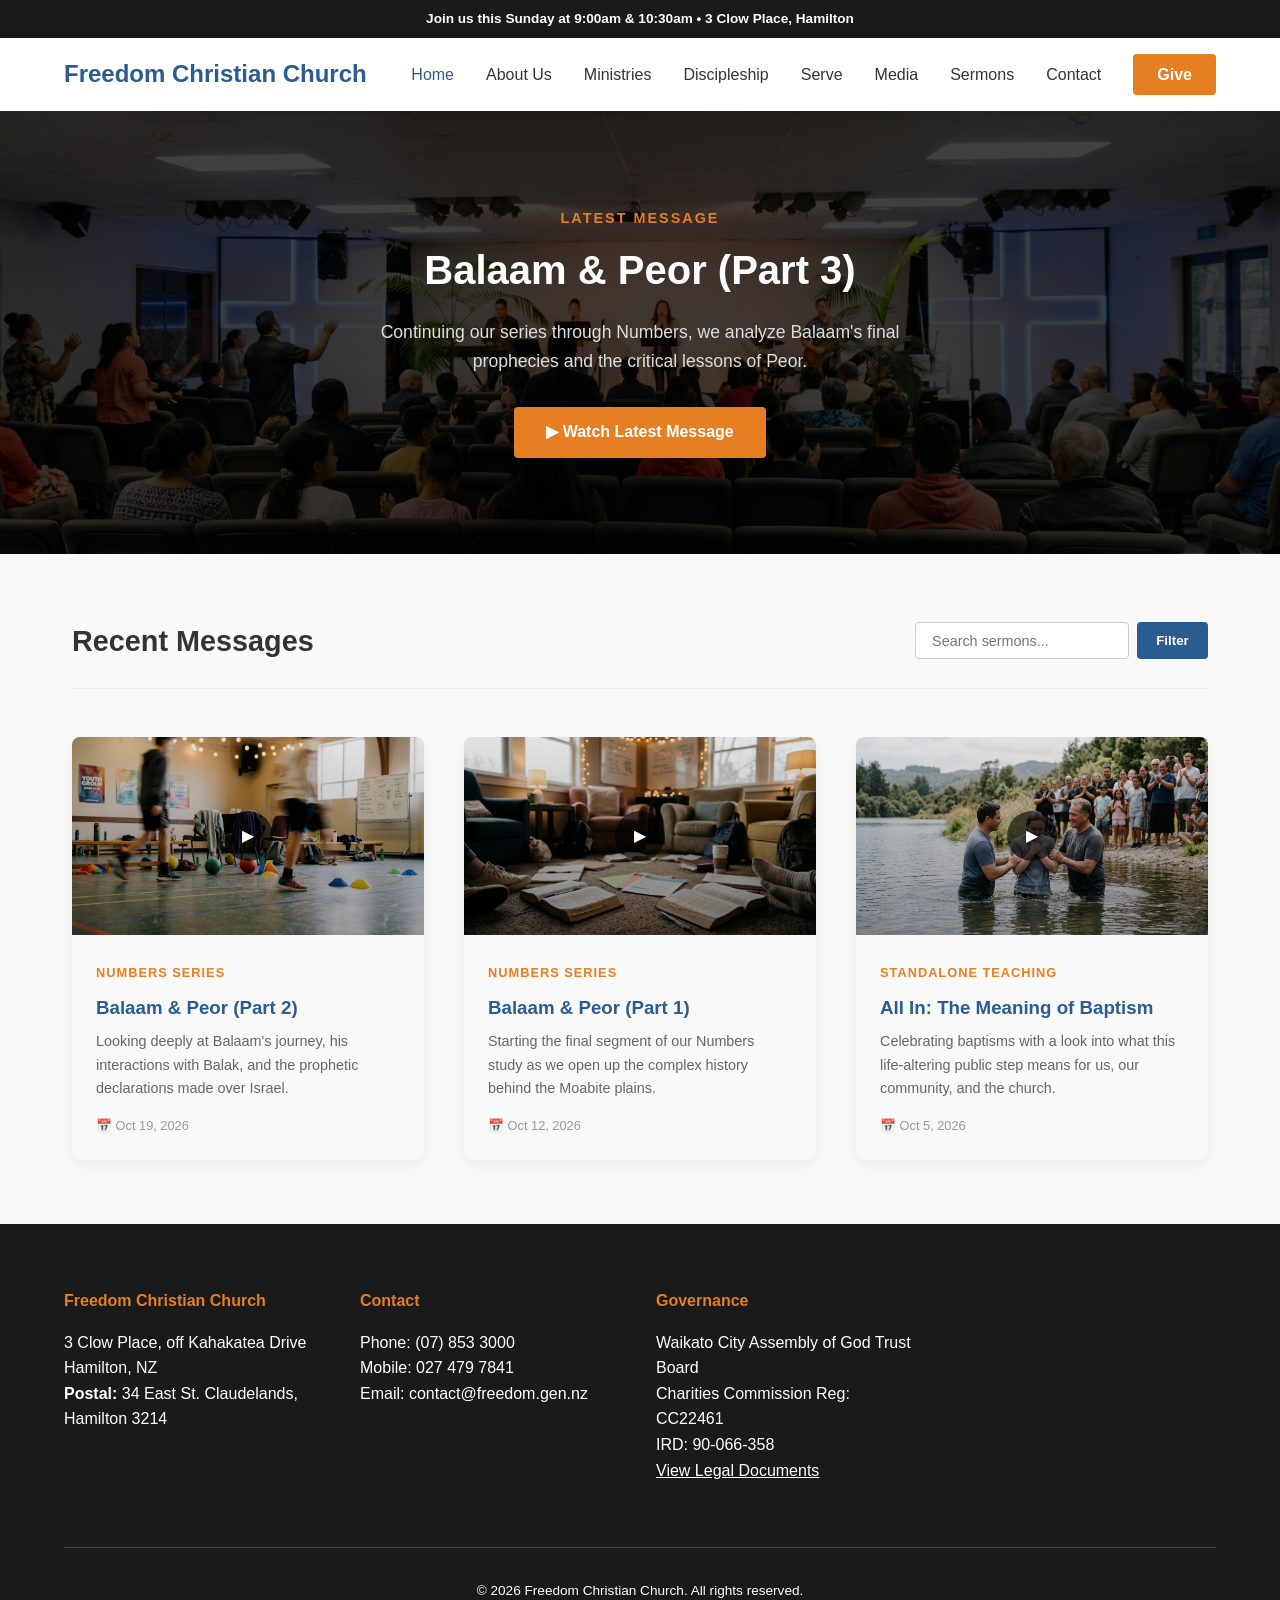
<file: sermons.html>
<!DOCTYPE html>
<html lang="en">
<head>
    <meta charset="UTF-8">
    <meta name="viewport" content="width=device-width, initial-scale=1.0">
    <title>Sermons - Freedom Church</title>
    <link rel="stylesheet" href="style.css">
</head>
<body>
    <!-- ==========================================
         TOP ALERT BAR
         ========================================== -->
    <div class="alert-bar">
        Join us this Sunday at 9:00am & 10:30am • 3 Clow Place, Hamilton
    </div>

    <!-- ==========================================
         MAIN NAVIGATION HEADER
         ========================================== -->
    <header class="main-header">
        <div class="logo-container">
            <!-- Replace with actual Freedom Logo Image -->
            <h2>Freedom Christian Church</h2>
        </div>

        <!-- Desktop Navigation -->
        <nav class="nav-links">
            <a href="index.html" style="color: var(--primary-color);">Home</a>
            <a href="about.html">About Us</a>
            <a href="ministries.html">Ministries</a>
            <a href="discipleship.html">Discipleship</a>
            <a href="serve.html">Serve</a>
            <a href="media.html">Media</a>
            <a href="sermons.html">Sermons</a>
            <a href="contact.html">Contact</a>
            <!-- Tithe.ly or Pushpay Giving Link goes here -->
            <a href="#give" class="btn-give">Give</a>
        </nav>

        <!-- Mobile Hamburger Menu Icon (JS logic required to toggle nav) -->
        <div class="mobile-menu-toggle">
            ☰
        </div>
    </header>

    <!-- FEATURED SERMON (Top Banner) -->
    <section style="background-image: linear-gradient(rgba(0,0,0,0.75), rgba(0,0,0,0.75)), url('assets/images/banner-1.jpeg'); background-size: cover; background-position: center; color: white; padding: 6rem 2rem; text-align: center;">
        <div style="max-width: 800px; margin: 0 auto;">
            <p style="text-transform: uppercase; letter-spacing: 2px; color: #e67e22; font-weight: bold; font-size: 0.9rem; margin-bottom: 0.5rem;">Latest Message</p>
            <h1 style="color: white; margin-bottom: 1rem; font-size: 2.5rem;">Balaam & Peor (Part 3)</h1>
            <p style="font-size: 1.1rem; max-width: 600px; margin: 0 auto 2rem auto; color: #ddd;">
                Continuing our series through Numbers, we analyze Balaam's final prophecies and the critical lessons of Peor.
            </p>
            <a href="https://www.youtube.com/watch?v=dQw4w9WgXcQ" target="_blank" class="cta-button" style="display: inline-flex; align-items: center; gap: 0.5rem; background-color: #e67e22; color: white; padding: 0.8rem 2rem; border-radius: 4px; text-decoration: none; font-weight: bold; transition: background 0.3s;">
                <span>▶ Watch Latest Message</span>
            </a>
        </div>
    </section>

    <!-- MAIN SERMONS CONTENT -->
    <main style="max-width: 1200px; margin: 4rem auto; padding: 0 2rem;">
        
        <!-- Search & Filter Bar -->
        <div style="display: flex; justify-content: space-between; align-items: center; flex-wrap: wrap; gap: 1rem; border-bottom: 1px solid #eee; padding-bottom: 1.5rem; margin-bottom: 3rem;">
            <h2 style="margin: 0; font-size: 1.8rem;">Recent Messages</h2>
            <div style="display: flex; gap: 0.5rem;">
                <input type="text" placeholder="Search sermons..." style="padding: 0.6rem 1rem; border: 1px solid #ccc; border-radius: 4px; font-size: 0.9rem; min-width: 200px;">
                <button style="background-color: var(--primary-color, #1a365d); color: white; border: none; padding: 0.6rem 1.2rem; border-radius: 4px; cursor: pointer; font-weight: bold;">Filter</button>
            </div>
        </div>

        <!-- SERMONS GRID (Recent Series & Teachings) -->
        <div class="tile-grid" style="display: grid; grid-template-columns: repeat(auto-fit, minmax(320px, 1fr)); gap: 2.5rem;">
            
            <!-- Sermon Tile 1 (Recent series) -->
            <div class="tile" style="text-align: left; padding: 0; overflow: hidden; border-radius: 8px; box-shadow: 0 4px 12px rgba(0,0,0,0.05); display: flex; flex-direction: column;">
                <div style="position: relative; aspect-ratio: 16 / 9; background-image: linear-gradient(rgba(0,0,0,0.1), rgba(0,0,0,0.4)), url('assets/images/reigning.jpeg'); background-size: cover; background-position: center;">
                    <!-- Visual Play Overlay -->
                    <div style="position: absolute; top: 50%; left: 50%; transform: translate(-50%, -50%); background: rgba(0,0,0,0.6); color: white; width: 50px; height: 50px; border-radius: 50%; display: flex; align-items: center; justify-content: center; cursor: pointer;">
                        ▶
                    </div>
                </div>
                <div style="padding: 1.5rem; flex-grow: 1; display: flex; flex-direction: column; justify-content: space-between;">
                    <div>
                        <span style="font-size: 0.8rem; text-transform: uppercase; color: #e67e22; font-weight: bold; letter-spacing: 1px;">Numbers Series</span>
                        <h3 style="margin: 0.5rem 0; color: var(--primary-color, #1a365d);">Balaam & Peor (Part 2)</h3>
                        <p style="font-size: 0.9rem; color: #666; margin-bottom: 1rem;">Looking deeply at Balaam's journey, his interactions with Balak, and the prophetic declarations made over Israel.</p>
                    </div>
                    <span style="font-size: 0.8rem; color: #999;">📅 Oct 19, 2026</span>
                </div>
            </div>

            <!-- Sermon Tile 2 -->
            <div class="tile" style="text-align: left; padding: 0; overflow: hidden; border-radius: 8px; box-shadow: 0 4px 12px rgba(0,0,0,0.05); display: flex; flex-direction: column;">
                <div style="position: relative; aspect-ratio: 16 / 9; background-image: linear-gradient(rgba(0,0,0,0.1), rgba(0,0,0,0.4)), url('assets/images/reflect.jpeg'); background-size: cover; background-position: center;">
                    <div style="position: absolute; top: 50%; left: 50%; transform: translate(-50%, -50%); background: rgba(0,0,0,0.6); color: white; width: 50px; height: 50px; border-radius: 50%; display: flex; align-items: center; justify-content: center; cursor: pointer;">
                        ▶
                    </div>
                </div>
                <div style="padding: 1.5rem; flex-grow: 1; display: flex; flex-direction: column; justify-content: space-between;">
                    <div>
                        <span style="font-size: 0.8rem; text-transform: uppercase; color: #e67e22; font-weight: bold; letter-spacing: 1px;">Numbers Series</span>
                        <h3 style="margin: 0.5rem 0; color: var(--primary-color, #1a365d);">Balaam & Peor (Part 1)</h3>
                        <p style="font-size: 0.9rem; color: #666; margin-bottom: 1rem;">Starting the final segment of our Numbers study as we open up the complex history behind the Moabite plains.</p>
                    </div>
                    <span style="font-size: 0.8rem; color: #999;">📅 Oct 12, 2026</span>
                </div>
            </div>

            <!-- Sermon Tile 3 -->
            <div class="tile" style="text-align: left; padding: 0; overflow: hidden; border-radius: 8px; box-shadow: 0 4px 12px rgba(0,0,0,0.05); display: flex; flex-direction: column;">
                <div style="position: relative; aspect-ratio: 16 / 9; background-image: linear-gradient(rgba(0,0,0,0.1), rgba(0,0,0,0.4)), url('assets/images/baptism.jpeg'); background-size: cover; background-position: center;">
                    <div style="position: absolute; top: 50%; left: 50%; transform: translate(-50%, -50%); background: rgba(0,0,0,0.6); color: white; width: 50px; height: 50px; border-radius: 50%; display: flex; align-items: center; justify-content: center; cursor: pointer;">
                        ▶
                    </div>
                </div>
                <div style="padding: 1.5rem; flex-grow: 1; display: flex; flex-direction: column; justify-content: space-between;">
                    <div>
                        <span style="font-size: 0.8rem; text-transform: uppercase; color: #e67e22; font-weight: bold; letter-spacing: 1px;">Standalone Teaching</span>
                        <h3 style="margin: 0.5rem 0; color: var(--primary-color, #1a365d);">All In: The Meaning of Baptism</h3>
                        <p style="font-size: 0.9rem; color: #666; margin-bottom: 1rem;">Celebrating baptisms with a look into what this life-altering public step means for us, our community, and the church.</p>
                    </div>
                    <span style="font-size: 0.8rem; color: #999;">📅 Oct 5, 2026</span>
                </div>
            </div>

        </div>
    </main>

    <!-- ==========================================
         GLOBAL FOOTER
         ========================================== -->
    <footer class="global-footer">
        
        <div class="footer-col">
            <h4>Freedom Christian Church</h4>
            <p>3 Clow Place, off Kahakatea Drive<br>Hamilton, NZ</p>
            <p><strong>Postal:</strong> 34 East St. Claudelands, Hamilton 3214</p>
        </div>

        <div class="footer-col">
            <h4>Contact</h4>
            <p>Phone: (07) 853 3000</p>
            <p>Mobile: 027 479 7841</p>
            <p>Email: <a href="mailto:contact@freedom.gen.nz">contact@freedom.gen.nz</a></p>
        </div>

        <div class="footer-col">
            <h4>Governance</h4>
            <p>Waikato City Assembly of God Trust Board</p>
            <p>Charities Commission Reg: CC22461</p>
            <p>IRD: 90-066-358</p>
            <a href="governance.html" style="text-decoration: underline;">View Legal Documents</a>
        </div>

        <div class="footer-bottom">
            <p>&copy; 2026 Freedom Christian Church. All rights reserved.</p>
        </div>
    </footer>
</body>
</html>
</file>
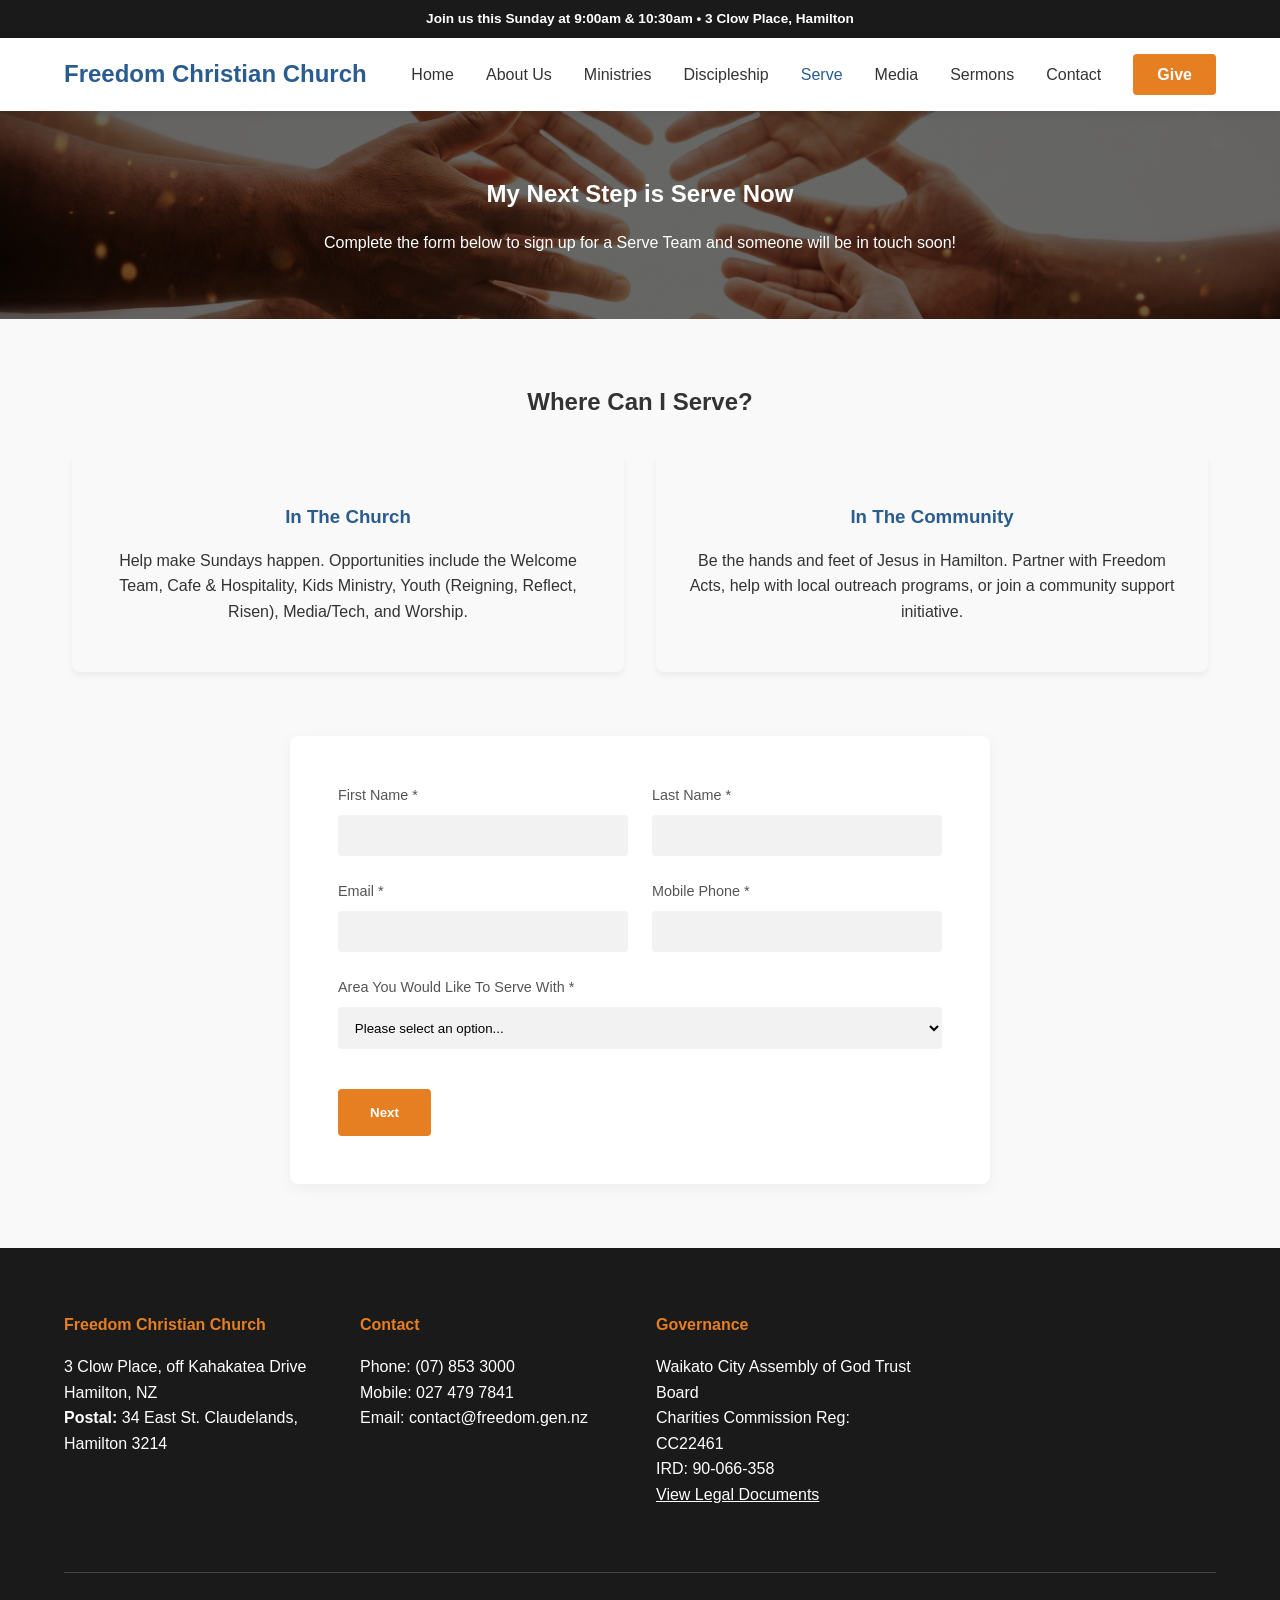
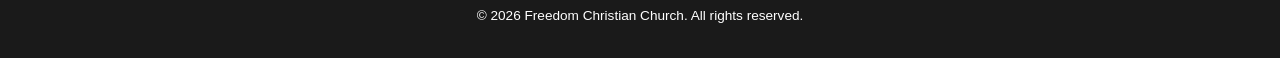
<file: serve.html>
<!DOCTYPE html>
<html lang="en">
<head>
    <meta charset="UTF-8">
    <meta name="viewport" content="width=device-width, initial-scale=1.0">
    <title>Serve - Freedom Church</title>
    <link rel="stylesheet" href="style.css">
</head>
<body>
    <!-- ==========================================
         TOP ALERT BAR
         ========================================== -->
    <div class="alert-bar">
        Join us this Sunday at 9:00am & 10:30am • 3 Clow Place, Hamilton
    </div>

    <!-- ==========================================
         MAIN NAVIGATION HEADER
         ========================================== -->
    <header class="main-header">
        <div class="logo-container">
            <!-- Replace with actual Freedom Logo Image -->
            <h2>Freedom Christian Church</h2>
        </div>

        <!-- Desktop Navigation -->
        <nav class="nav-links">
            <a href="index.html">Home</a>
            <a href="about.html">About Us</a>
            <a href="ministries.html">Ministries</a>
            <a href="discipleship.html">Discipleship</a>
            <a href="serve.html" style="color: var(--primary-color);">Serve</a>
            <a href="media.html">Media</a>
            <a href="sermons.html">Sermons</a>
            <a href="contact.html">Contact</a>
            <!-- Tithe.ly or Pushpay Giving Link goes here -->
            <a href="#give" class="btn-give">Give</a>
        </nav>

        <!-- Mobile Hamburger Menu Icon (JS logic required to toggle nav) -->
        <div class="mobile-menu-toggle">
            ☰
        </div>
    </header>

    <!-- HERO SECTION -->
    <section class="serve" style="text-align: center; padding: 4rem 2rem; background-color: var(--primary-color); color: white;">
        <h1 style="color: white; margin-bottom: 1rem;">My Next Step is Serve Now</h1>
        <p>Complete the form below to sign up for a Serve Team and someone will be in touch soon!</p>
    </section>

    <!-- MAIN CONTENT -->
    <main style="max-width: 1200px; margin: 4rem auto; padding: 0 2rem;">
        
        <!-- WAYS TO SERVE GRID -->
        <h2 style="text-align: center; margin-bottom: 2rem;">Where Can I Serve?</h2>
        <div class="tile-grid" style="margin-bottom: 4rem;">
            
            <div class="tile" style="padding: 3rem 2rem; text-align: center;">
                <h3 style="color: var(--primary-color); margin-bottom: 1rem;">In The Church</h3>
                <p>Help make Sundays happen. Opportunities include the Welcome Team, Cafe & Hospitality, Kids Ministry, Youth (Reigning, Reflect, Risen), Media/Tech, and Worship.</p>
            </div>

            <div class="tile" style="padding: 3rem 2rem; text-align: center;">
                <h3 style="color: var(--primary-color); margin-bottom: 1rem;">In The Community</h3>
                <p>Be the hands and feet of Jesus in Hamilton. Partner with Freedom Acts, help with local outreach programs, or join a community support initiative.</p>
            </div>

        </div>

        <!-- SIGN UP FORM -->
        <div style="max-width: 700px; margin: 0 auto; background: #ffffff; padding: 3rem; border-radius: 8px; box-shadow: 0 4px 15px rgba(0,0,0,0.05);">
            <form style="display: flex; flex-direction: column; gap: 1.5rem;">
                
                <!-- First & Last Name -->
                <div style="display: grid; grid-template-columns: 1fr 1fr; gap: 1.5rem;">
                    <div style="display: flex; flex-direction: column; gap: 0.5rem;">
                        <label for="fname" style="font-size: 0.9rem; color: #555;">First Name *</label>
                        <input type="text" id="fname" required style="padding: 0.8rem; border: none; background-color: #f2f2f2; border-radius: 4px; width: 100%;">
                    </div>
                    <div style="display: flex; flex-direction: column; gap: 0.5rem;">
                        <label for="lname" style="font-size: 0.9rem; color: #555;">Last Name *</label>
                        <input type="text" id="lname" required style="padding: 0.8rem; border: none; background-color: #f2f2f2; border-radius: 4px; width: 100%;">
                    </div>
                </div>

                <!-- Email & Phone -->
                <div style="display: grid; grid-template-columns: 1fr 1fr; gap: 1.5rem;">
                    <div style="display: flex; flex-direction: column; gap: 0.5rem;">
                        <label for="email" style="font-size: 0.9rem; color: #555;">Email *</label>
                        <input type="email" id="email" required style="padding: 0.8rem; border: none; background-color: #f2f2f2; border-radius: 4px; width: 100%;">
                    </div>
                    <div style="display: flex; flex-direction: column; gap: 0.5rem;">
                        <label for="phone" style="font-size: 0.9rem; color: #555;">Mobile Phone *</label>
                        <input type="tel" id="phone" required style="padding: 0.8rem; border: none; background-color: #f2f2f2; border-radius: 4px; width: 100%;">
                    </div>
                </div>

                <!-- Dropdown -->
                <div style="display: flex; flex-direction: column; gap: 0.5rem;">
                    <label for="area" style="font-size: 0.9rem; color: #555;">Area You Would Like To Serve With *</label>
                    <select id="area" required style="padding: 0.8rem; border: none; background-color: #f2f2f2; border-radius: 4px; width: 100%; cursor: pointer;">
                        <option value="" disabled selected>Please select an option...</option>
                        <option value="welcome">Welcome / Hospitality Team</option>
                        <option value="kids">Kids Ministry</option>
                        <option value="youth">Youth Ministry</option>
                        <option value="media">Media & Production</option>
                        <option value="worship">Worship Team</option>
                        <option value="community">Community Outreach (Freedom Acts)</option>
                        <option value="unsure">I'm not sure, I'd like to chat!</option>
                    </select>
                </div>

                <!-- Submit Button -->
                <button type="submit" style="margin-top: 1rem; padding: 1rem 2rem; background-color: #e67e22; color: white; border: none; border-radius: 4px; cursor: pointer; font-weight: bold; width: fit-content;">
                    Next
                </button>

            </form>
        </div>
    </main>

    <!-- ==========================================
         GLOBAL FOOTER
         ========================================== -->
    <footer class="global-footer">
        
        <div class="footer-col">
            <h4>Freedom Christian Church</h4>
            <p>3 Clow Place, off Kahakatea Drive<br>Hamilton, NZ</p>
            <p><strong>Postal:</strong> 34 East St. Claudelands, Hamilton 3214</p>
        </div>

        <div class="footer-col">
            <h4>Contact</h4>
            <p>Phone: (07) 853 3000</p>
            <p>Mobile: 027 479 7841</p>
            <p>Email: <a href="mailto:contact@freedom.gen.nz">contact@freedom.gen.nz</a></p>
        </div>

        <div class="footer-col">
            <h4>Governance</h4>
            <p>Waikato City Assembly of God Trust Board</p>
            <p>Charities Commission Reg: CC22461</p>
            <p>IRD: 90-066-358</p>
            <a href="governance.html" style="text-decoration: underline;">View Legal Documents</a>
        </div>

        <div class="footer-bottom">
            <p>&copy; 2026 Freedom Christian Church. All rights reserved.</p>
        </div>
    </footer>
</body>
</html>
</file>
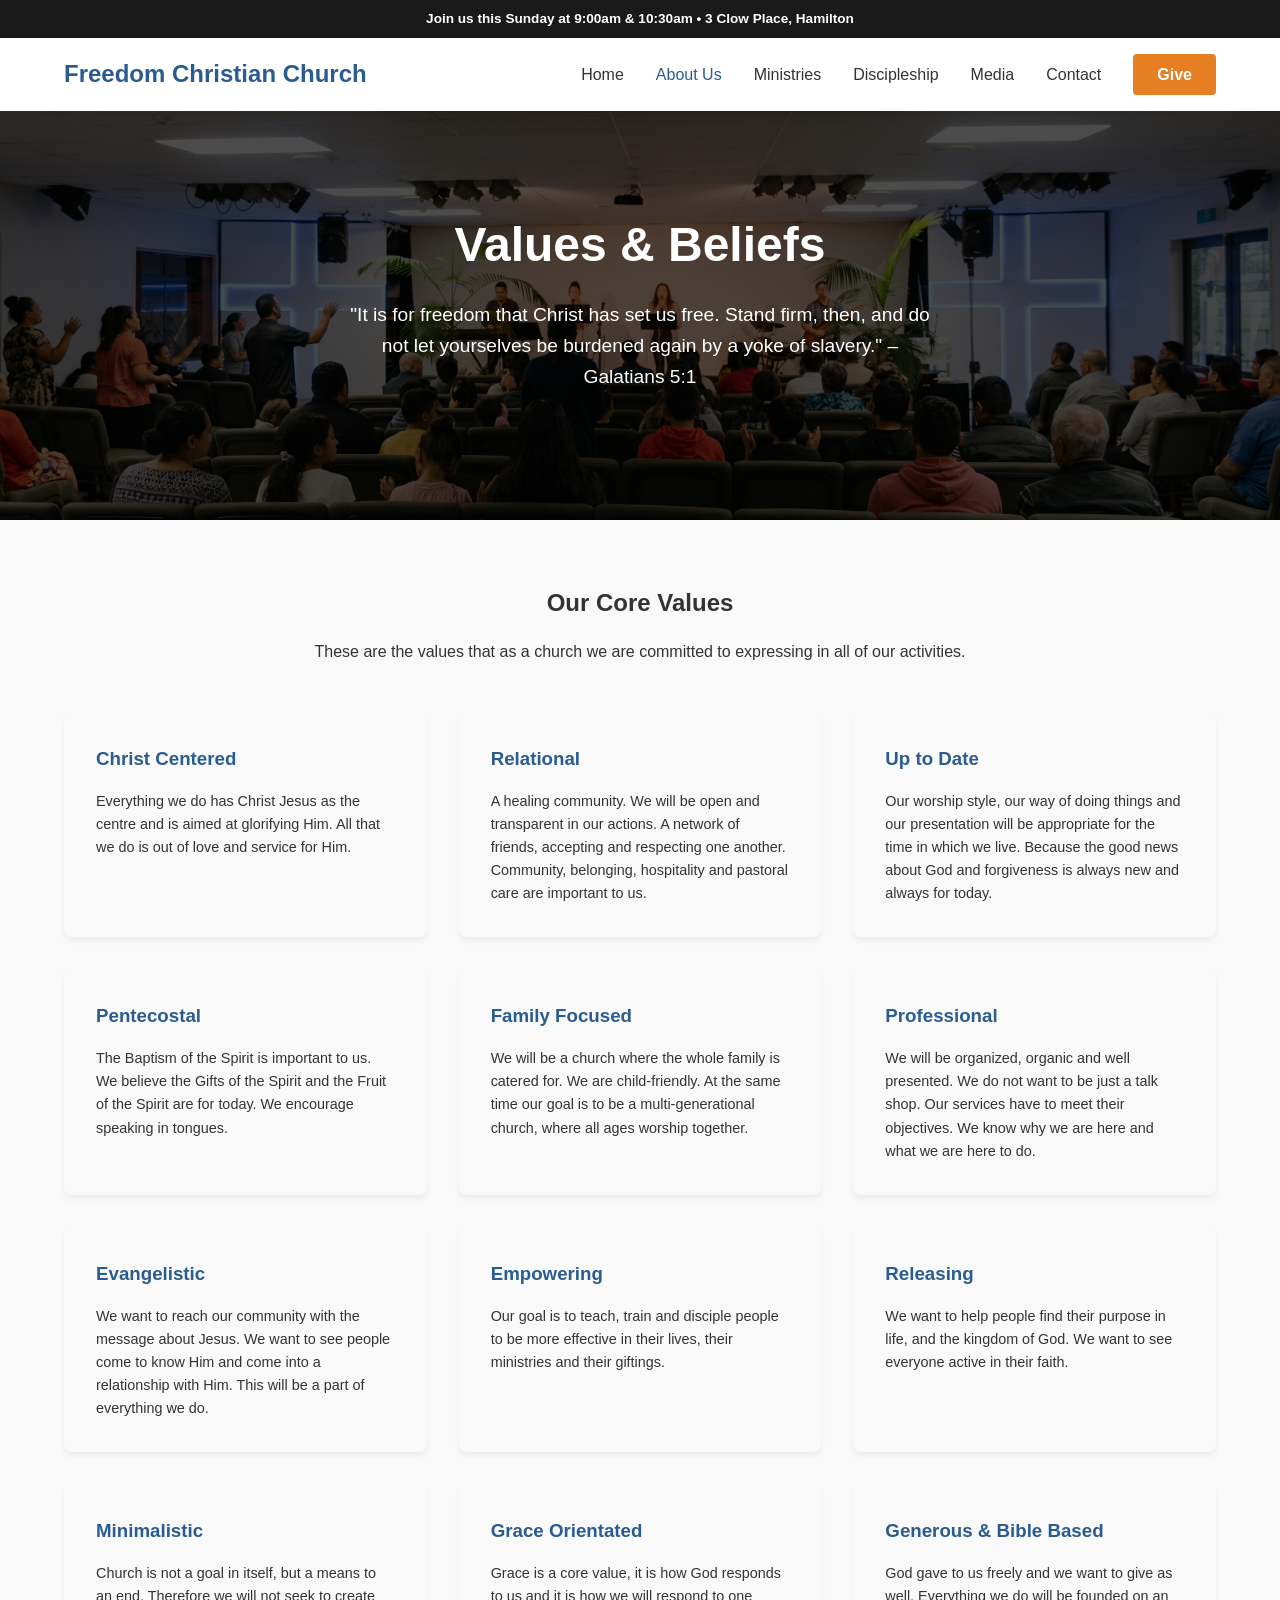
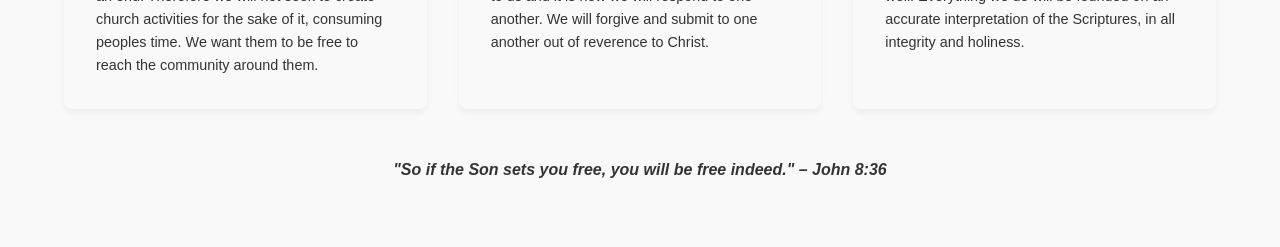
<file: values.html>
<!DOCTYPE html>
<html lang="en">
<head>
    <meta charset="UTF-8">
    <meta name="viewport" content="width=device-width, initial-scale=1.0">
    <title>Core Values & Beliefs | Freedom Christian Church</title>
    <link rel="stylesheet" href="style.css">
</head>
<body>

    <!-- TOP ALERT BAR -->
    <div class="alert-bar">
        Join us this Sunday at 9:00am & 10:30am • 3 Clow Place, Hamilton
    </div>

    <!-- MAIN NAVIGATION HEADER -->
    <header class="main-header">
        <div class="logo-container">
            <h2>Freedom Christian Church</h2>
        </div>
        <nav class="nav-links">
            <a href="index.html">Home</a>
            <a href="about.html" class="active" style="color: var(--primary-color);">About Us</a>
            <a href="ministries.html">Ministries</a>
            <a href="discipleship.html">Discipleship</a>
            <a href="media.html">Media</a>
            <a href="contact.html">Contact</a>
            <a href="#give" class="btn-give">Give</a>
        </nav>
        <div class="mobile-menu-toggle">☰</div>
    </header>

    <!-- PAGE HERO -->
    <section class="hero" style="background-image: linear-gradient(rgba(0,0,0,0.7), rgba(0,0,0,0.7)), url('assets/images/banner-1.jpeg'); padding: 6rem 2rem;">
        <h1>Values & Beliefs</h1>
        <p>"It is for freedom that Christ has set us free. Stand firm, then, and do not let yourselves be burdened again by a yoke of slavery." – Galatians 5:1</p>
    </section>

    <!-- CORE VALUES (TILE GRID) -->
    <section class="dynamic-section bg-light">
        <h2>Our Core Values</h2>
        <p style="max-width: 700px; margin: 0 auto 3rem auto;">These are the values that as a church we are committed to expressing in all of our activities.</p>
        
        <div class="tile-grid-3">
            
            <div class="tile" style="text-align: left; padding: 2rem;">
                <h3>Christ Centered</h3>
                <p style="font-size: 0.9rem;">Everything we do has Christ Jesus as the centre and is aimed at glorifying Him. All that we do is out of love and service for Him.</p>
            </div>

            <div class="tile" style="text-align: left; padding: 2rem;">
                <h3>Relational</h3>
                <p style="font-size: 0.9rem;">A healing community. We will be open and transparent in our actions. A network of friends, accepting and respecting one another. Community, belonging, hospitality and pastoral care are important to us.</p>
            </div>

            <div class="tile" style="text-align: left; padding: 2rem;">
                <h3>Up to Date</h3>
                <p style="font-size: 0.9rem;">Our worship style, our way of doing things and our presentation will be appropriate for the time in which we live. Because the good news about God and forgiveness is always new and always for today.</p>
            </div>

            <div class="tile" style="text-align: left; padding: 2rem;">
                <h3>Pentecostal</h3>
                <p style="font-size: 0.9rem;">The Baptism of the Spirit is important to us. We believe the Gifts of the Spirit and the Fruit of the Spirit are for today. We encourage speaking in tongues.</p>
            </div>

            <div class="tile" style="text-align: left; padding: 2rem;">
                <h3>Family Focused</h3>
                <p style="font-size: 0.9rem;">We will be a church where the whole family is catered for. We are child-friendly. At the same time our goal is to be a multi-generational church, where all ages worship together.</p>
            </div>

            <div class="tile" style="text-align: left; padding: 2rem;">
                <h3>Professional</h3>
                <p style="font-size: 0.9rem;">We will be organized, organic and well presented. We do not want to be just a talk shop. Our services have to meet their objectives. We know why we are here and what we are here to do.</p>
            </div>

            <div class="tile" style="text-align: left; padding: 2rem;">
                <h3>Evangelistic</h3>
                <p style="font-size: 0.9rem;">We want to reach our community with the message about Jesus. We want to see people come to know Him and come into a relationship with Him. This will be a part of everything we do.</p>
            </div>

            <div class="tile" style="text-align: left; padding: 2rem;">
                <h3>Empowering</h3>
                <p style="font-size: 0.9rem;">Our goal is to teach, train and disciple people to be more effective in their lives, their ministries and their giftings.</p>
            </div>

            <div class="tile" style="text-align: left; padding: 2rem;">
                <h3>Releasing</h3>
                <p style="font-size: 0.9rem;">We want to help people find their purpose in life, and the kingdom of God. We want to see everyone active in their faith.</p>
            </div>

            <div class="tile" style="text-align: left; padding: 2rem;">
                <h3>Minimalistic</h3>
                <p style="font-size: 0.9rem;">Church is not a goal in itself, but a means to an end. Therefore we will not seek to create church activities for the sake of it, consuming peoples time. We want them to be free to reach the community around them.</p>
            </div>

            <div class="tile" style="text-align: left; padding: 2rem;">
                <h3>Grace Orientated</h3>
                <p style="font-size: 0.9rem;">Grace is a core value, it is how God responds to us and it is how we will respond to one another. We will forgive and submit to one another out of reverence to Christ.</p>
            </div>

            <div class="tile" style="text-align: left; padding: 2rem;">
                <h3>Generous & Bible Based</h3>
                <p style="font-size: 0.9rem;">God gave to us freely and we want to give as well. Everything we do will be founded on an accurate interpretation of the Scriptures, in all integrity and holiness.</p>
            </div>
            
        </div>
        
        <p style="margin-top: 3rem; font-weight: bold; font-style: italic;">"So if the Son sets you free, you will be free indeed." – John 8:36</p>
    </section>


    <!-- GLOBAL FOOTER HERE -->

</body>
</html>
</file>
<file: style.css>
/* ==========================================================================
   FREEDOM CHRISTIAN CHURCH - GLOBAL STYLES
   ========================================================================== */

/* --- CSS Variables (Change brand colors and fonts here) --- */
:root {
  --primary-color: #2b5c8f; /* Update with Freedom's main color */
  --accent-color: #e67e22;  /* Update with Freedom's accent color */
  --dark-bg: #1a1a1a;
  --light-bg: #f9f9f9;
  --text-main: #333333;
  --text-light: #ffffff;
  --font-heading: 'Montserrat', sans-serif;
  --font-body: 'Open Sans', sans-serif;
}

/* --- Base Resets --- */
* {
  margin: 0;
  padding: 0;
  box-sizing: border-box;
}

body {
  font-family: var(--font-body);
  color: var(--text-main);
  background-color: var(--light-bg);
  line-height: 1.6;
}

h1, h2, h3, h4 {
  font-family: var(--font-heading);
  font-weight: 700;
  margin-bottom: 1rem;
}

a {
  text-decoration: none;
  color: inherit;
}

/* --- Top Alert Bar --- */
.alert-bar {
  background-color: var(--dark-bg);
  color: var(--text-light);
  text-align: center;
  padding: 0.5rem 1rem;
  font-size: 0.85rem;
  font-weight: 600;
}

/* --- Main Navigation Header --- */
.main-header {
  display: flex;
  justify-content: space-between;
  align-items: center;
  padding: 1rem 5%;
  background-color: #ffffff;
  box-shadow: 0 2px 10px rgba(0,0,0,0.1);
  position: sticky;
  top: 0;
  z-index: 1000;
}

.logo-container h2 {
  margin: 0;
  color: var(--primary-color);
  font-size: 1.5rem;
}

.nav-links {
  display: flex;
  gap: 2rem;
  align-items: center;
}

.nav-links a:hover {
  color: var(--primary-color);
}

.btn-give {
  background-color: var(--accent-color);
  color: var(--text-light);
  padding: 0.5rem 1.5rem;
  border-radius: 4px;
  font-weight: bold;
  transition: background 0.3s ease;
}

.btn-give:hover {
  background-color: #d67118;
}

.mobile-menu-toggle {
  display: none;
  font-size: 1.5rem;
  cursor: pointer;
}

/* --- Hero Section --- */
.hero {
  /* Note: The background image URL will be set here, currently a gray placeholder */
  background-color: var(--primary-color); 
  background-image: linear-gradient(rgba(0,0,0,0.6), rgba(0,0,0,0.6)), url('assets/images/banner-1.jpeg');
  background-size: cover;
  background-position: center;
  color: var(--text-light);
  text-align: center;
  padding: 8rem 2rem;
}

.hero h1 {
  font-size: 3rem;
  margin-bottom: 1rem;
}

.hero p {
  font-size: 1.2rem;
  margin-bottom: 2rem;
  max-width: 600px;
  margin-left: auto;
  margin-right: auto;
}
.serve {
  /* Note: The background image URL will be set here, currently a gray placeholder */
  background-color: var(--primary-color); 
  background-image: linear-gradient(rgba(0,0,0,0.6), rgba(0,0,0,0.6)), url('assets/images/serve.jpeg');
  background-size: cover;
  background-position: center;
  color: var(--text-light);
  text-align: center;
  padding: 8rem 2rem;
}
.btn-primary {
  background-color: var(--primary-color);
  color: var(--text-light);
  padding: 1rem 2rem;
  border-radius: 4px;
  font-size: 1.1rem;
  font-weight: bold;
  display: inline-block;
}

/* --- Tile Navigation (Lakepointe Style) --- */
.quick-links {
  padding: 4rem 5%;
  background-color: #ffffff;
}

.tile-grid {
  display: grid;
  grid-template-columns: repeat(auto-fit, minmax(300px, 1fr));
  gap: 2rem;
  margin-top: 2rem;
}

.tile {
  background-color: var(--light-bg);
  border-radius: 8px;
  padding: 3rem 2rem;
  text-align: center;
  transition: transform 0.3s ease;
  box-shadow: 0 4px 6px rgba(0,0,0,0.05);
}

.tile:hover {
  transform: translateY(-5px);
  box-shadow: 0 10px 15px rgba(0,0,0,0.1);
}

.tile h3 {
  color: var(--primary-color);
}

/* --- Dynamic Sections Layout --- */
.dynamic-section {
  padding: 4rem 5%;
  text-align: center;
}

.bg-light {
  background-color: var(--light-bg);
}

/* --- Footer --- */
.global-footer {
  background-color: var(--dark-bg);
  color: var(--text-light);
  padding: 4rem 5% 2rem 5%;
  display: grid;
  grid-template-columns: repeat(auto-fit, minmax(250px, 1fr));
  gap: 2rem;
}

.footer-col h4 {
  color: var(--accent-color);
}

.footer-bottom {
  grid-column: 1 / -1;
  text-align: center;
  margin-top: 2rem;
  padding-top: 2rem;
  border-top: 1px solid #444;
  font-size: 0.85rem;
}

/* --- Mobile Responsiveness --- */
@media (max-width: 768px) {
  .nav-links {
    display: none; /* Hide default links on mobile - handled by JS later */
  }
  .mobile-menu-toggle {
    display: block;
  }
  .hero h1 {
    font-size: 2rem;
  }
}
/* Forces exactly 3 columns on desktop (Perfect for 6 items) */
.tile-grid-3 {
  display: grid;
  grid-template-columns: repeat(3, 1fr);
  gap: 2rem;
  margin-top: 2rem;
}

/* Forces exactly 4 columns on desktop (Perfect for 8 items) */
.tile-grid-4 {
  display: grid;
  grid-template-columns: repeat(4, 1fr);
  gap: 2rem;
  margin-top: 2rem;
}

/* Mobile responsiveness for the new grids */
@media (max-width: 1024px) {
  .tile-grid-3, .tile-grid-4 {
    grid-template-columns: repeat(2, 1fr); /* 2 columns on tablets */
  }
}

@media (max-width: 768px) {
  .tile-grid-3, .tile-grid-4 {
    grid-template-columns: 1fr; /* 1 column on phones */
  }
}
/* ==========================================
   EVENT TILE OVERLAY TOGGLE
   ========================================== */
.event-tile {
    position: relative;
    cursor: pointer;
    background-color: var(--light-bg);
    border-radius: 8px;
    overflow: hidden;
    box-shadow: 0 4px 6px rgba(0,0,0,0.05);
    transition: transform 0.3s ease, box-shadow 0.3s ease;
}

.event-tile:hover {
    transform: translateY(-5px);
    box-shadow: 0 10px 15px rgba(0,0,0,0.1);
}

/* The front of the card (Image + Date) */
.event-front {
    transition: opacity 0.3s ease;
}

/* When the tile is clicked, fade out the front */
.event-tile.show-details .event-front {
    opacity: 0.15; /* Keeps the image barely visible in the background */
}

/* The hidden description overlay */
.event-overlay {
    position: absolute;
    top: 0;
    left: 0;
    width: 100%;
    height: 100%;
    padding: 2rem;
    background-color: rgba(255, 255, 255, 0.85); /* Solid enough to read text over */
    opacity: 0;
    pointer-events: none; /* Prevents text from blocking clicks when hidden */
    transition: opacity 0.3s ease;
    display: flex;
    flex-direction: column;
    justify-content: center;
    text-align: center;
}

/* When the tile is clicked, fade in the overlay */
.event-tile.show-details .event-overlay {
    opacity: 1;
    pointer-events: auto;
}
</file>
